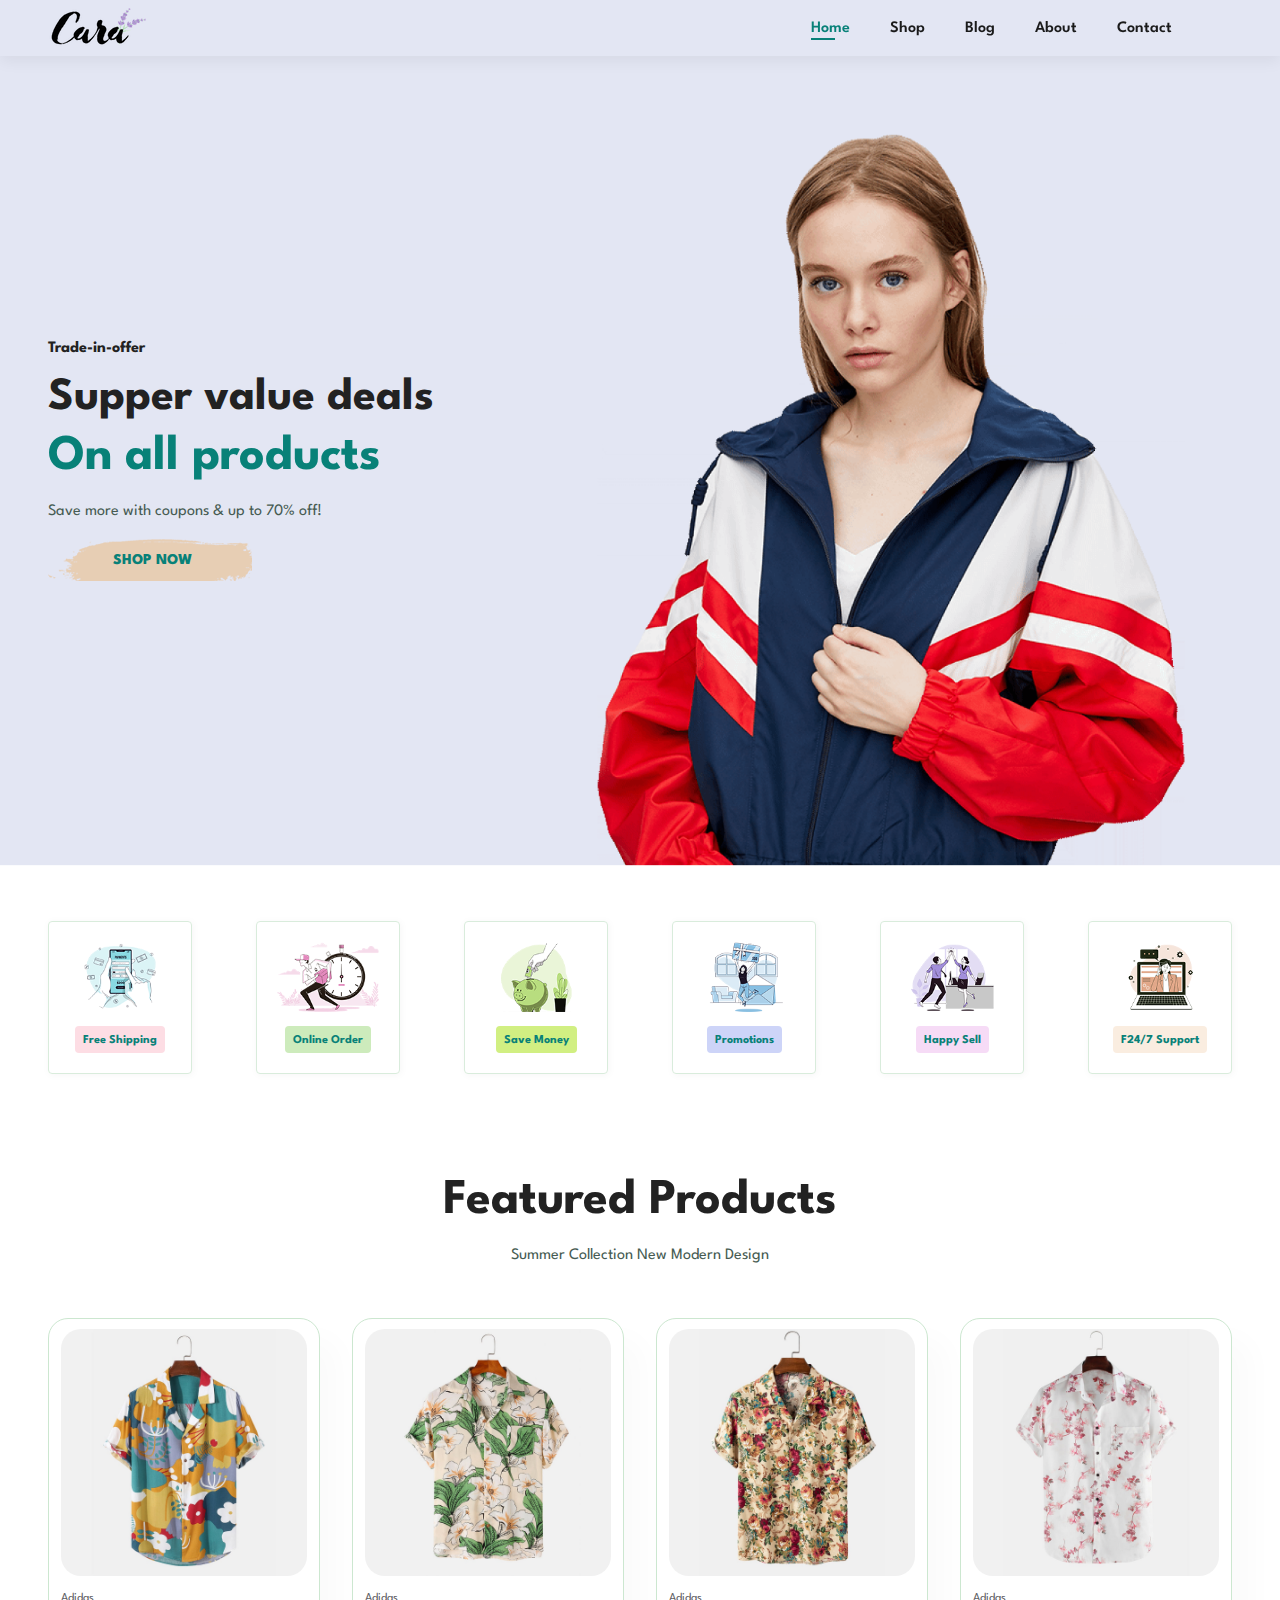
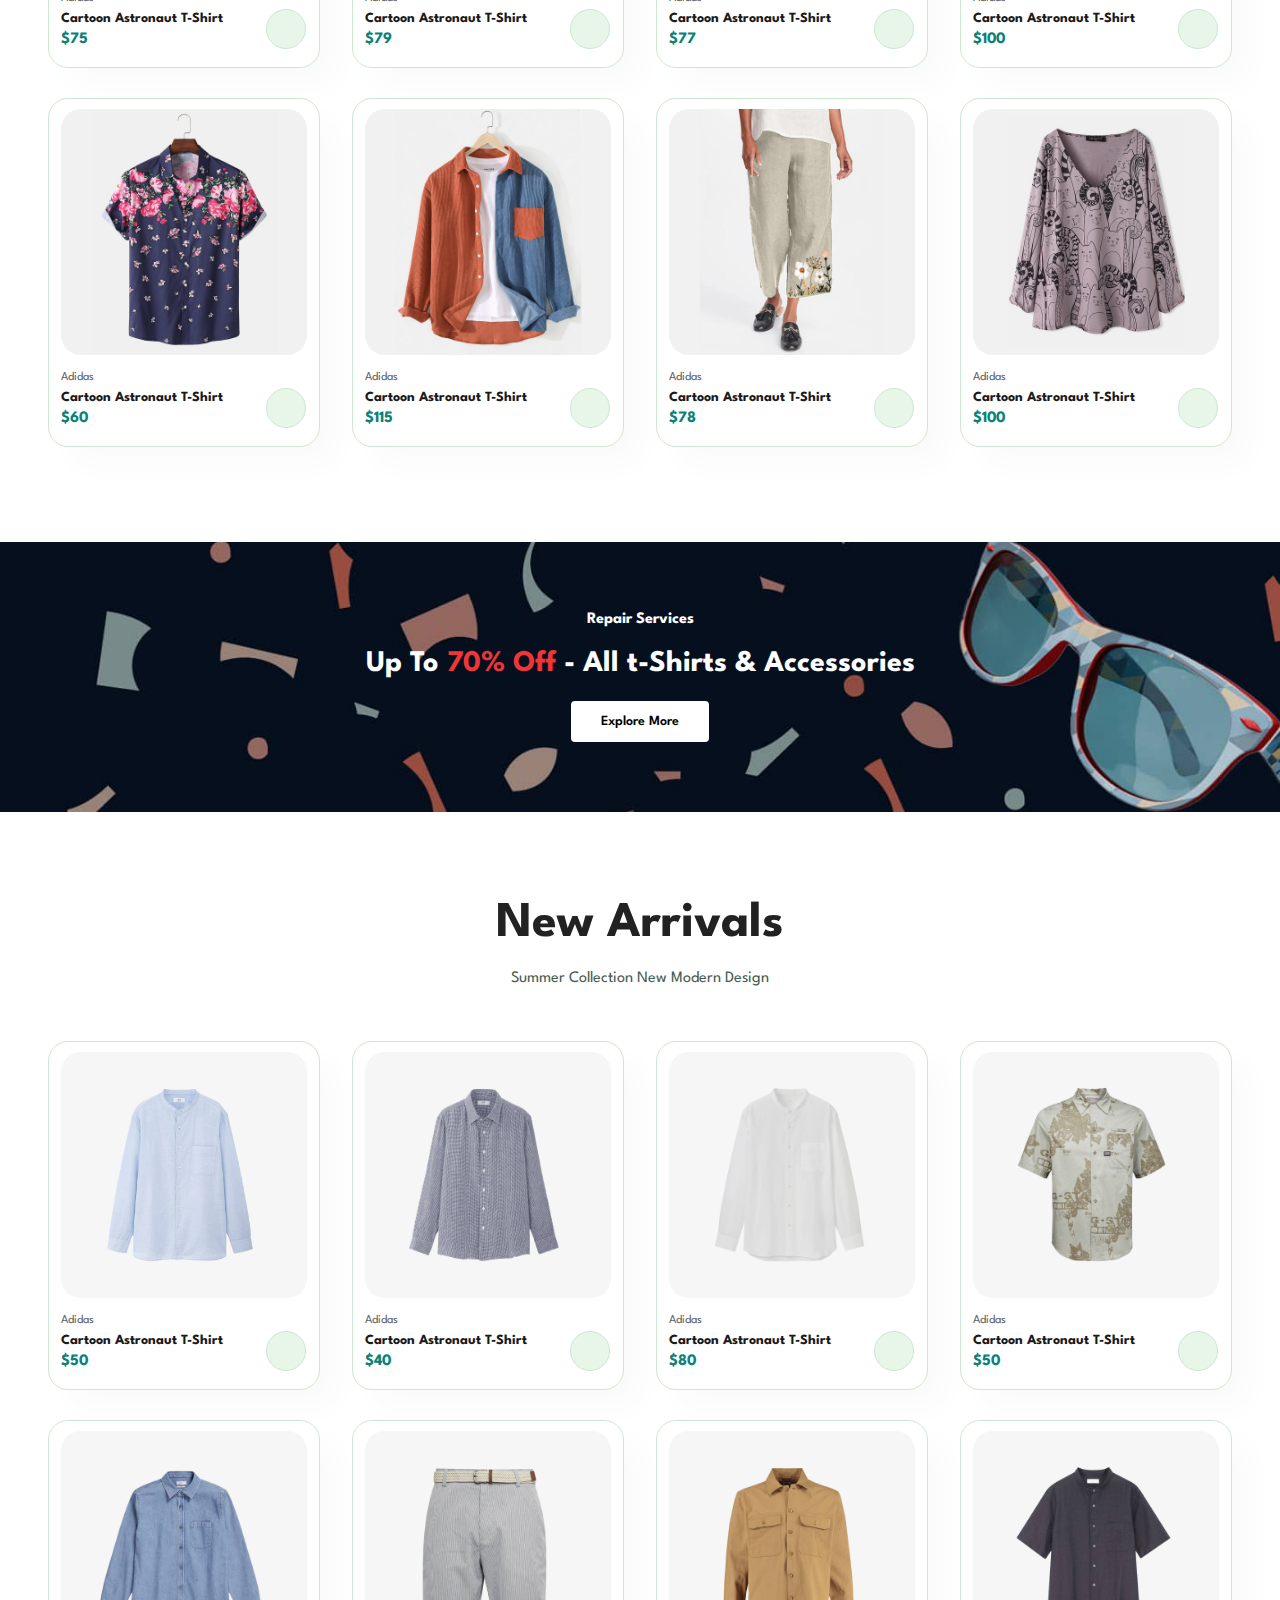
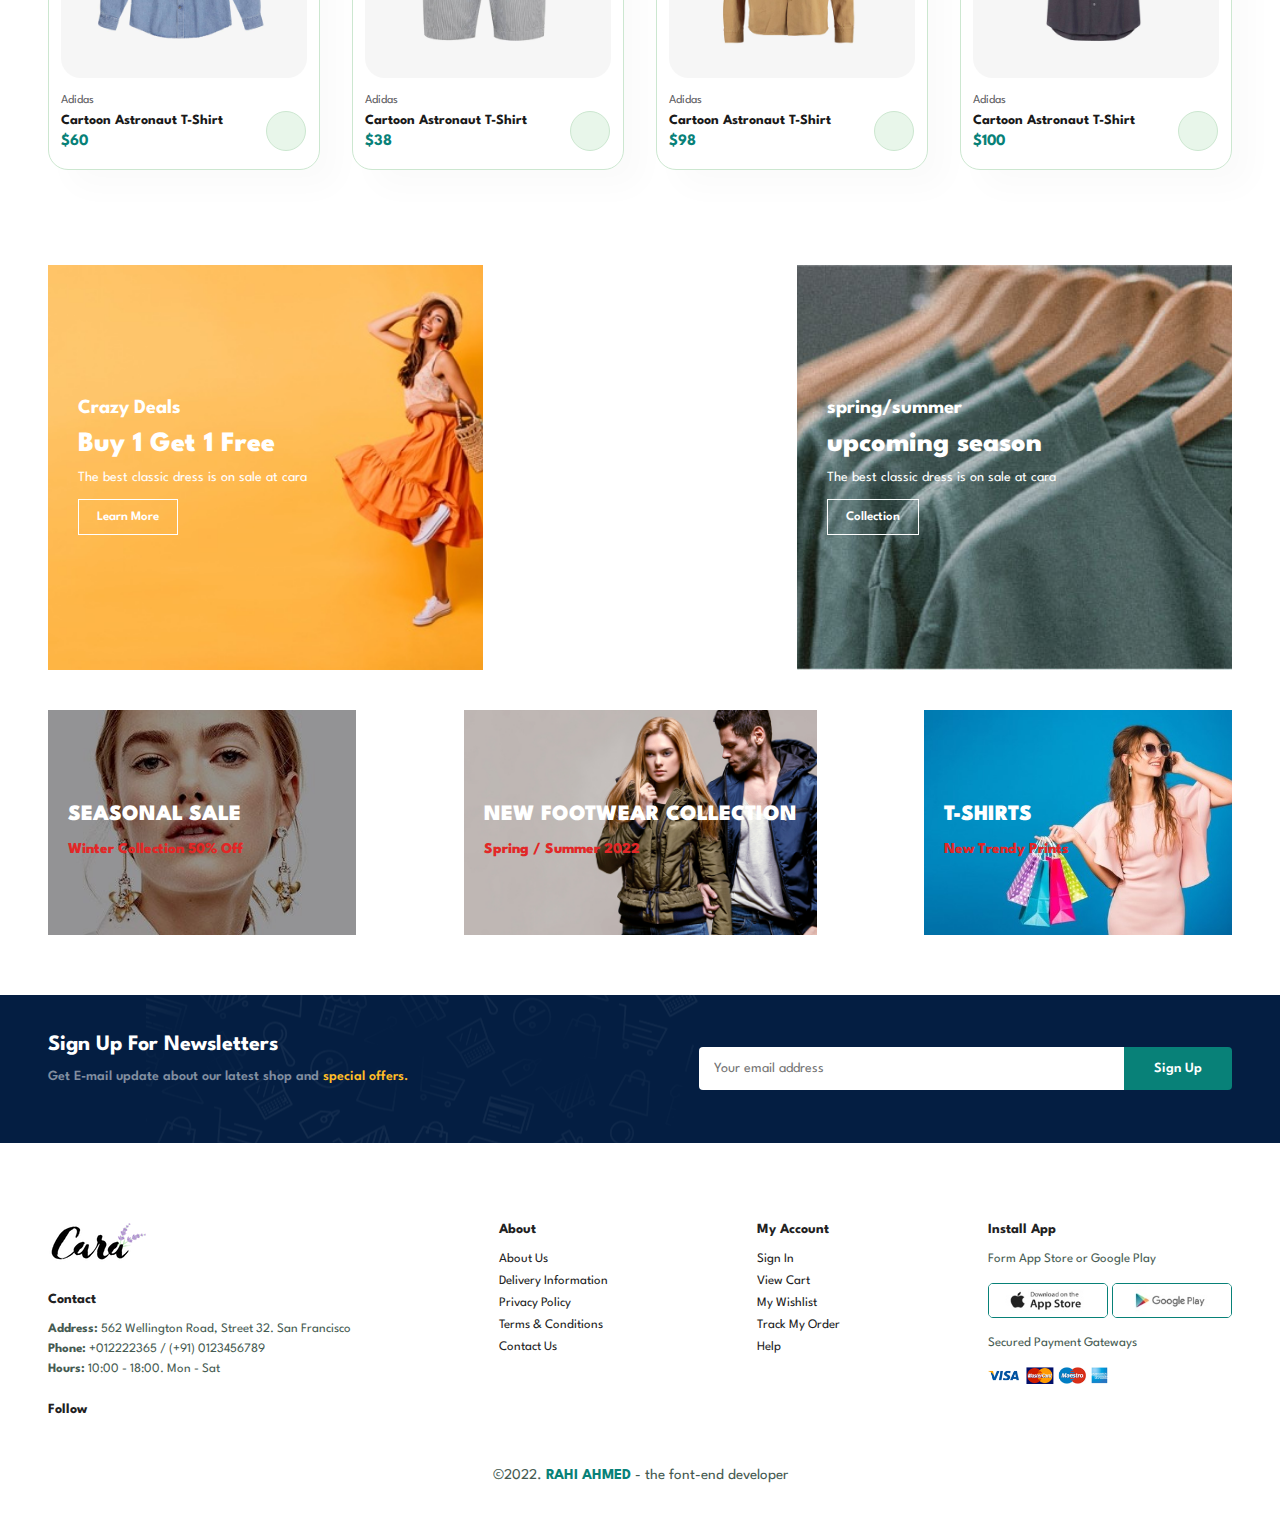
<file: index.html>
<!DOCTYPE html>
<html lang="en">
  <head>
    <meta charset="UTF-8" />
    <meta http-equiv="X-UA-Compatible" content="IE=edge" />
    <meta name="viewport" content="width=device-width, initial-scale=1.0" />
    <title>E-commerce website</title>

    <!-- Font awesome cdn link -->
    <link
      rel="stylesheet"
      href="https://cdnjs.cloudflare.com/ajax/libs/font-awesome/6.2.1/css/all.min.css"
      integrity="sha512-MV7K8+y+gLIBoVD59lQIYicR65iaqukzvf/nwasF0nqhPay5w/9lJmVM2hMDcnK1OnMGCdVK+iQrJ7lzPJQd1w=="
      crossorigin="anonymous"
      referrerpolicy="no-referrer" />

    <!-- home page style sheet link -->
    <link rel="stylesheet" href="./style.css" />

    <!-- responsive css file link -->
    <link rel="stylesheet" href="./responsive.css" />
  </head>
  <body>
    <!-- Navigation start -->
    <nav id="navigation">
      <img src="./images/logo.png" alt="logo" />
      <div>
        <ul id="nav" class="links">
          <li><a class="active" href="index.html">Home</a></li>
          <li><a href="shop.html">Shop</a></li>
          <li><a href="blog.html">Blog</a></li>
          <li><a href="about.html">About</a></li>
          <li><a href="contact.html">Contact</a></li>
          <li>
            <a href="cart.html" id="cart"
              ><i class="fa-solid fa-cart-shopping"></i
            ></a>
          </li>
          <a href="#" id="close"><i class="fa-regular fa-x"></i></a>
        </ul>
      </div>
      <div class="mobile">
        <a href="cart.html"><i class="fa-solid fa-cart-shopping"></i></a>
        <i id="bar" class="fas fa-outdent"></i>
      </div>
    </nav>
    <!-- Navigation end -->

    <!-- Hero section on header start-->
    <section id="hero">
      <h4>Trade-in-offer</h4>
      <h2>Supper value deals</h2>
      <h1>On all products</h1>
      <p>Save more with coupons & up to 70% off!</p>
      <button>SHOP NOW</button>
    </section>
    <!-- Hero section on header end-->

    <!-- Futures section start -->
    <section id="future" class="section-p1">
      <div class="fu-box">
        <img src="./images/features/f1.png" alt="futures" />
        <h6>Free Shipping</h6>
      </div>

      <div class="fu-box">
        <img src="./images/features/f2.png" alt="futures" />
        <h6>Online Order</h6>
      </div>

      <div class="fu-box">
        <img src="./images/features/f3.png" alt="futures" />
        <h6>Save Money</h6>
      </div>

      <div class="fu-box">
        <img src="./images/features/f4.png" alt="futures" />
        <h6>Promotions</h6>
      </div>

      <div class="fu-box">
        <img src="./images/features/f5.png" alt="futures" />
        <h6>Happy Sell</h6>
      </div>

      <div class="fu-box">
        <img src="./images/features/f6.png" alt="futures" />
        <h6>F24/7 Support</h6>
      </div>
    </section>
    <!-- Futures section end -->

    <!-- Featured product section start -->
    <section id="product1" class="section-p1">
      <h1>Featured Products</h1>
      <p>Summer Collection New Modern Design</p>
      <div class="pro-container">
        <div class="pro">
          <img src="./images/products/f1.jpg" alt="product" />
          <div class="des">
            <span>Adidas</span>
            <h5>Cartoon Astronaut T-Shirt</h5>
            <div class="star">
              <i class="fas fa-star"></i>
              <i class="fas fa-star"></i>
              <i class="fas fa-star"></i>
              <i class="fas fa-star"></i>
              <i class="fas fa-star"></i>
            </div>
            <h4>$75</h4>
          </div>
          <a href="#" id="cart-icon"
            ><i class="fa-solid fa-cart-shopping"></i
          ></a>
        </div>

        <div class="pro">
          <img src="./images/products/f2.jpg" alt="product" />
          <div class="des">
            <span>Adidas</span>
            <h5>Cartoon Astronaut T-Shirt</h5>
            <div class="star">
              <i class="fas fa-star"></i>
              <i class="fas fa-star"></i>
              <i class="fas fa-star"></i>
              <i class="fas fa-star"></i>
              <i class="fas fa-star"></i>
            </div>
            <h4>$79</h4>
          </div>
          <a href="#" id="cart-icon"
            ><i class="fa-solid fa-cart-shopping"></i
          ></a>
        </div>

        <div class="pro">
          <img src="./images/products/f3.jpg" alt="product" />
          <div class="des">
            <span>Adidas</span>
            <h5>Cartoon Astronaut T-Shirt</h5>
            <div class="star">
              <i class="fas fa-star"></i>
              <i class="fas fa-star"></i>
              <i class="fas fa-star"></i>
              <i class="fas fa-star"></i>
              <i class="fas fa-star"></i>
            </div>
            <h4>$77</h4>
          </div>
          <a href="#" id="cart-icon"
            ><i class="fa-solid fa-cart-shopping"></i
          ></a>
        </div>

        <div class="pro">
          <img src="./images/products/f4.jpg" alt="product" />
          <div class="des">
            <span>Adidas</span>
            <h5>Cartoon Astronaut T-Shirt</h5>
            <div class="star">
              <i class="fas fa-star"></i>
              <i class="fas fa-star"></i>
              <i class="fas fa-star"></i>
              <i class="fas fa-star"></i>
              <i class="fas fa-star"></i>
            </div>
            <h4>$100</h4>
          </div>
          <a href="#" id="cart-icon"
            ><i class="fa-solid fa-cart-shopping"></i
          ></a>
        </div>

        <div class="pro">
          <img src="./images/products/f5.jpg" alt="product" />
          <div class="des">
            <span>Adidas</span>
            <h5>Cartoon Astronaut T-Shirt</h5>
            <div class="star">
              <i class="fas fa-star"></i>
              <i class="fas fa-star"></i>
              <i class="fas fa-star"></i>
              <i class="fas fa-star"></i>
              <i class="fas fa-star"></i>
            </div>
            <h4>$60</h4>
          </div>
          <a href="#" id="cart-icon"
            ><i class="fa-solid fa-cart-shopping"></i
          ></a>
        </div>

        <div class="pro">
          <img src="./images/products/f6.jpg" alt="product" />
          <div class="des">
            <span>Adidas</span>
            <h5>Cartoon Astronaut T-Shirt</h5>
            <div class="star">
              <i class="fas fa-star"></i>
              <i class="fas fa-star"></i>
              <i class="fas fa-star"></i>
              <i class="fas fa-star"></i>
              <i class="fas fa-star"></i>
            </div>
            <h4>$115</h4>
          </div>
          <a href="#" id="cart-icon"
            ><i class="fa-solid fa-cart-shopping"></i
          ></a>
        </div>

        <div class="pro">
          <img src="./images/products/f7.jpg" alt="product" />
          <div class="des">
            <span>Adidas</span>
            <h5>Cartoon Astronaut T-Shirt</h5>
            <div class="star">
              <i class="fas fa-star"></i>
              <i class="fas fa-star"></i>
              <i class="fas fa-star"></i>
              <i class="fas fa-star"></i>
              <i class="fas fa-star"></i>
            </div>
            <h4>$78</h4>
          </div>
          <a href="#" id="cart-icon"
            ><i class="fa-solid fa-cart-shopping"></i
          ></a>
        </div>

        <div class="pro">
          <img src="./images/products/f8.jpg" alt="product" />
          <div class="des">
            <span>Adidas</span>
            <h5>Cartoon Astronaut T-Shirt</h5>
            <div class="star">
              <i class="fas fa-star"></i>
              <i class="fas fa-star"></i>
              <i class="fas fa-star"></i>
              <i class="fas fa-star"></i>
              <i class="fas fa-star"></i>
            </div>
            <h4>$100</h4>
          </div>
          <a href="#" id="cart-icon"
            ><i class="fa-solid fa-cart-shopping"></i
          ></a>
        </div>
      </div>
    </section>
    <!-- Featured product section end -->

    <!-- Banner section start -->
    <section id="banner" class="section-m1">
      <h4>Repair Services</h4>
      <h2>Up To <span>70% Off</span> - All t-Shirts & Accessories</h2>
      <button class="normal">Explore More</button>
    </section>
    <!-- Banner section end -->

    <!-- New arrival section start -->
    <section id="product1" class="section-p1">
      <h1>New Arrivals</h1>
      <p>Summer Collection New Modern Design</p>
      <div class="pro-container">
        <div class="pro">
          <img src="./images/products/n1.jpg" alt="product" />
          <div class="des">
            <span>Adidas</span>
            <h5>Cartoon Astronaut T-Shirt</h5>
            <div class="star">
              <i class="fas fa-star"></i>
              <i class="fas fa-star"></i>
              <i class="fas fa-star"></i>
              <i class="fas fa-star"></i>
              <i class="fas fa-star"></i>
            </div>
            <h4>$50</h4>
          </div>
          <a href="#" id="cart-icon"
            ><i class="fa-solid fa-cart-shopping"></i
          ></a>
        </div>

        <div class="pro">
          <img src="./images/products/n2.jpg" alt="product" />
          <div class="des">
            <span>Adidas</span>
            <h5>Cartoon Astronaut T-Shirt</h5>
            <div class="star">
              <i class="fas fa-star"></i>
              <i class="fas fa-star"></i>
              <i class="fas fa-star"></i>
              <i class="fas fa-star"></i>
              <i class="fas fa-star"></i>
            </div>
            <h4>$40</h4>
          </div>
          <a href="#" id="cart-icon"
            ><i class="fa-solid fa-cart-shopping"></i
          ></a>
        </div>

        <div class="pro">
          <img src="./images/products/n3.jpg" alt="product" />
          <div class="des">
            <span>Adidas</span>
            <h5>Cartoon Astronaut T-Shirt</h5>
            <div class="star">
              <i class="fas fa-star"></i>
              <i class="fas fa-star"></i>
              <i class="fas fa-star"></i>
              <i class="fas fa-star"></i>
              <i class="fas fa-star"></i>
            </div>
            <h4>$80</h4>
          </div>
          <a href="#" id="cart-icon"
            ><i class="fa-solid fa-cart-shopping"></i
          ></a>
        </div>

        <div class="pro">
          <img src="./images/products/n4.jpg" alt="product" />
          <div class="des">
            <span>Adidas</span>
            <h5>Cartoon Astronaut T-Shirt</h5>
            <div class="star">
              <i class="fas fa-star"></i>
              <i class="fas fa-star"></i>
              <i class="fas fa-star"></i>
              <i class="fas fa-star"></i>
              <i class="fas fa-star"></i>
            </div>
            <h4>$50</h4>
          </div>
          <a href="#" id="cart-icon"
            ><i class="fa-solid fa-cart-shopping"></i
          ></a>
        </div>

        <div class="pro">
          <img src="./images/products/n5.jpg" alt="product" />
          <div class="des">
            <span>Adidas</span>
            <h5>Cartoon Astronaut T-Shirt</h5>
            <div class="star">
              <i class="fas fa-star"></i>
              <i class="fas fa-star"></i>
              <i class="fas fa-star"></i>
              <i class="fas fa-star"></i>
              <i class="fas fa-star"></i>
            </div>
            <h4>$60</h4>
          </div>
          <a href="#" id="cart-icon"
            ><i class="fa-solid fa-cart-shopping"></i
          ></a>
        </div>

        <div class="pro">
          <img src="./images/products/n6.jpg" alt="product" />
          <div class="des">
            <span>Adidas</span>
            <h5>Cartoon Astronaut T-Shirt</h5>
            <div class="star">
              <i class="fas fa-star"></i>
              <i class="fas fa-star"></i>
              <i class="fas fa-star"></i>
              <i class="fas fa-star"></i>
              <i class="fas fa-star"></i>
            </div>
            <h4>$38</h4>
          </div>
          <a href="#" id="cart-icon"
            ><i class="fa-solid fa-cart-shopping"></i
          ></a>
        </div>

        <div class="pro">
          <img src="./images/products/n7.jpg" alt="product" />
          <div class="des">
            <span>Adidas</span>
            <h5>Cartoon Astronaut T-Shirt</h5>
            <div class="star">
              <i class="fas fa-star"></i>
              <i class="fas fa-star"></i>
              <i class="fas fa-star"></i>
              <i class="fas fa-star"></i>
              <i class="fas fa-star"></i>
            </div>
            <h4>$98</h4>
          </div>
          <a href="#" id="cart-icon"
            ><i class="fa-solid fa-cart-shopping"></i
          ></a>
        </div>

        <div class="pro">
          <img src="./images/products/n8.jpg" alt="product" />
          <div class="des">
            <span>Adidas</span>
            <h5>Cartoon Astronaut T-Shirt</h5>
            <div class="star">
              <i class="fas fa-star"></i>
              <i class="fas fa-star"></i>
              <i class="fas fa-star"></i>
              <i class="fas fa-star"></i>
              <i class="fas fa-star"></i>
            </div>
            <h4>$100</h4>
          </div>
          <a href="#" id="cart-icon"
            ><i class="fa-solid fa-cart-shopping"></i
          ></a>
        </div>
      </div>
    </section>
    <!-- New arrival section end -->

    <!-- sm banner section start -->
    <section id="sm-banner" class="section-p1">
      <div class="banner-box">
        <h4>Crazy Deals</h4>
        <h2>Buy 1 Get 1 Free</h2>
        <span>The best classic dress is on sale at cara</span>
        <button class="white">Learn More</button>
      </div>

      <div class="banner-box banner-box2">
        <h4>spring/summer</h4>
        <h2>upcoming season</h2>
        <span>The best classic dress is on sale at cara</span>
        <button class="white">Collection</button>
      </div>
    </section>

    <!-- other banners -->
    <section id="banner3">
      <div class="banner-box">
        <h2>SEASONAL SALE</h2>
        <h3>Winter Collection 50% Off</h3>
      </div>

      <div class="banner-box banner-box2">
        <h2>NEW FOOTWEAR COLLECTION</h2>
        <h3>Spring / Summer 2022</h3>
      </div>

      <div class="banner-box banner-box3">
        <h2>T-SHIRTS</h2>
        <h3>New Trendy Prints</h3>
      </div>
    </section>

    <!-- sm banner section end -->

    <!-- News letter section start -->
    <section id="newsletter" class="section-p1 section-m1">
      <div class="newstext">
        <h4>Sign Up For Newsletters</h4>
        <p>
          Get E-mail update about our latest shop and
          <span>special offers.</span>
        </p>
      </div>

      <div class="form">
        <input type="text" placeholder="Your email address" />
        <button class="normal">Sign Up</button>
      </div>
    </section>
    <!-- News letter section end -->

    <!-- Footer section start -->
    <footer class="section-p1">
      <div class="col">
        <img class="logo" src="./images/logo.png" alt="logo" />
        <h4>Contact</h4>
        <p>
          <strong>Address: </strong>562 Wellington Road, Street 32. San
          Francisco
        </p>
        <p><strong>Phone: </strong>+012222365 / (+91) 0123456789</p>
        <p><strong>Hours: </strong>10:00 - 18:00. Mon - Sat</p>

        <div class="follow">
          <h4>Follow</h4>
          <div class="icon">
            <i class="fab fa-facebook-f"></i>
            <i class="fab fa-twitter"></i>
            <i class="fab fa-instagram"></i>
            <i class="fab fa-pinterest-p"></i>
            <i class="fab fa-youtube"></i>
          </div>
        </div>
      </div>

      <div class="col">
        <h4>About</h4>
        <a href="#">About Us</a>
        <a href="#">Delivery Information</a>
        <a href="#">Privacy Policy</a>
        <a href="#">Terms & Conditions</a>
        <a href="#">Contact Us</a>
      </div>

      <div class="col">
        <h4>My Account</h4>
        <a href="#">Sign In</a>
        <a href="#">View Cart</a>
        <a href="#">My Wishlist</a>
        <a href="#">Track My Order</a>
        <a href="#">Help</a>
      </div>

      <div class="col install">
        <h4>Install App</h4>
        <p>Form App Store or Google Play</p>
        <div class="row">
          <img src="./images/pay/app.jpg" alt="logo" />
          <img src="./images/pay/play.jpg" alt="logo" />
        </div>
        <p>Secured Payment Gateways</p>
        <img src="./images/pay/pay.png" alt="logo" />
      </div>

      <div class="copyright">
        <p>&copy;2022. <strong>RAHI AHMED</strong> - the font-end developer</p>
      </div>
    </footer>
    <!-- Footer section end -->

    <script src="./app.js"></script>
  </body>
</html>
</file>
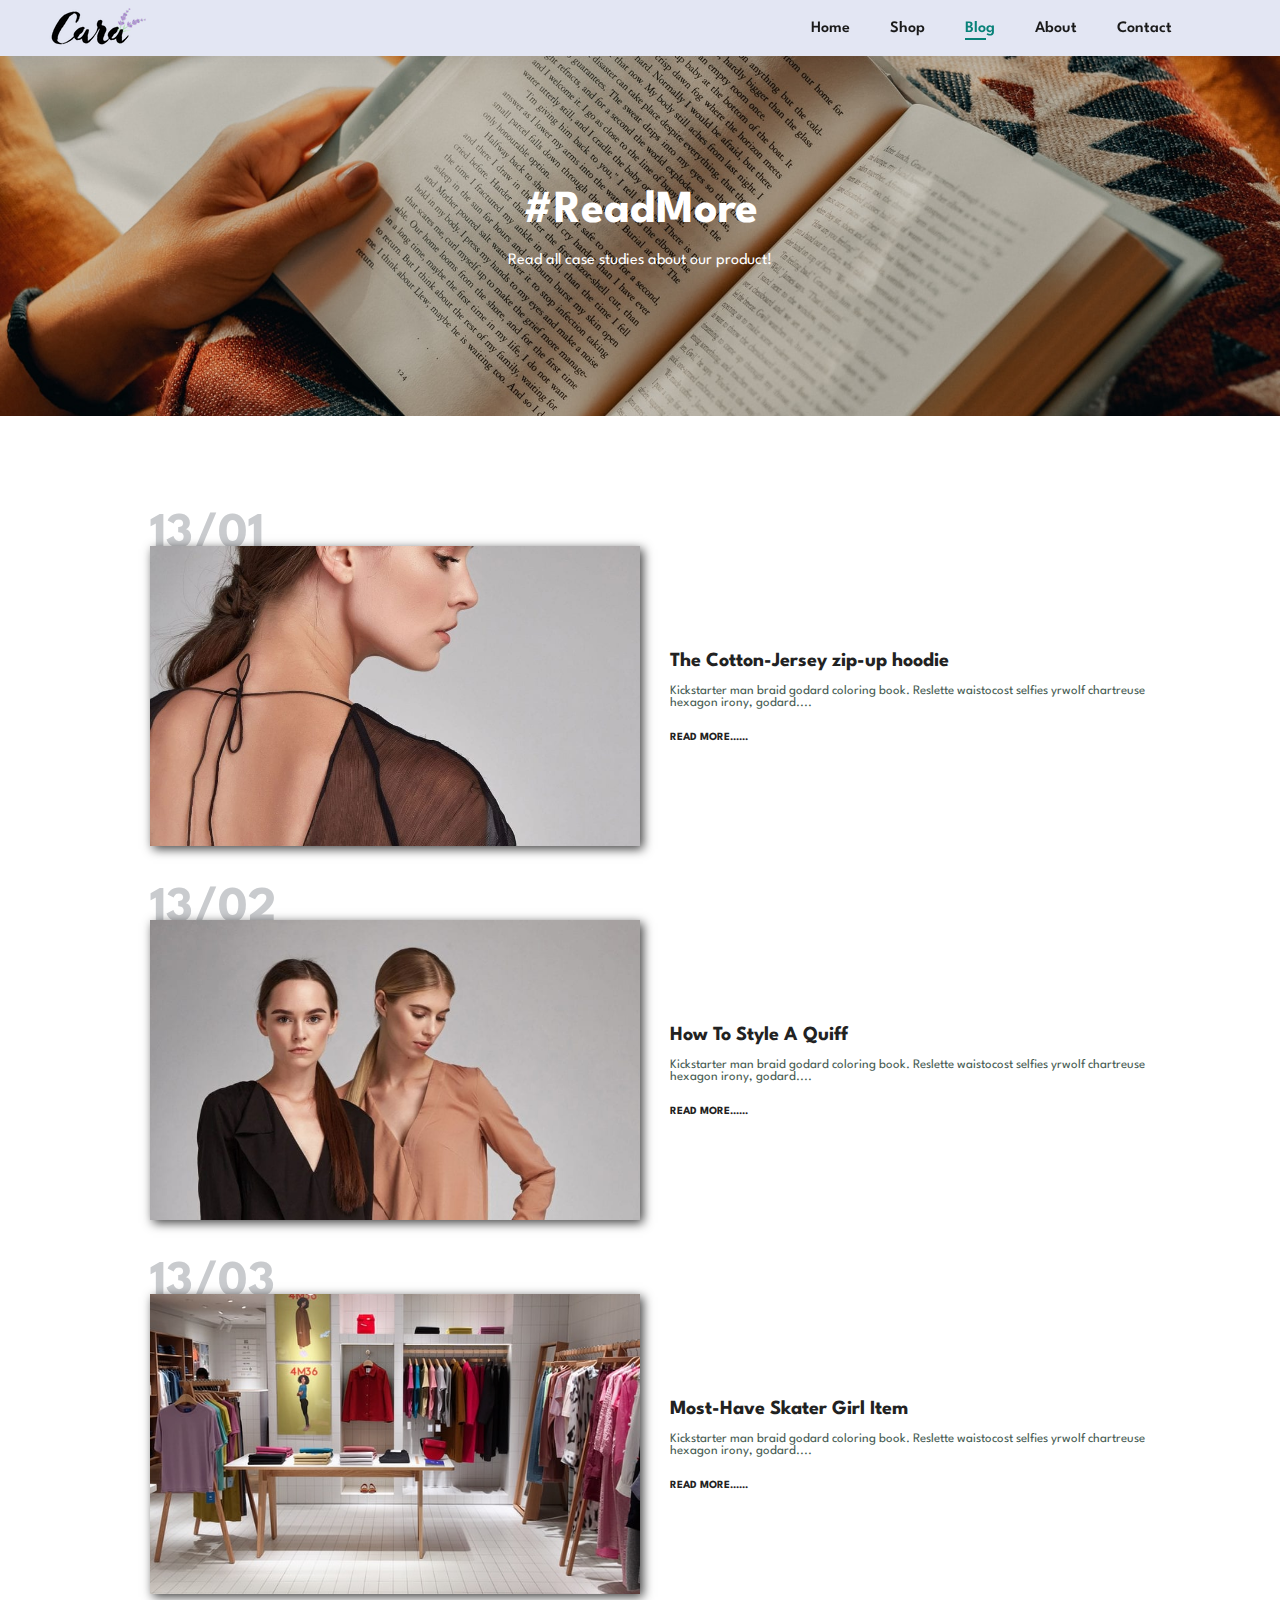
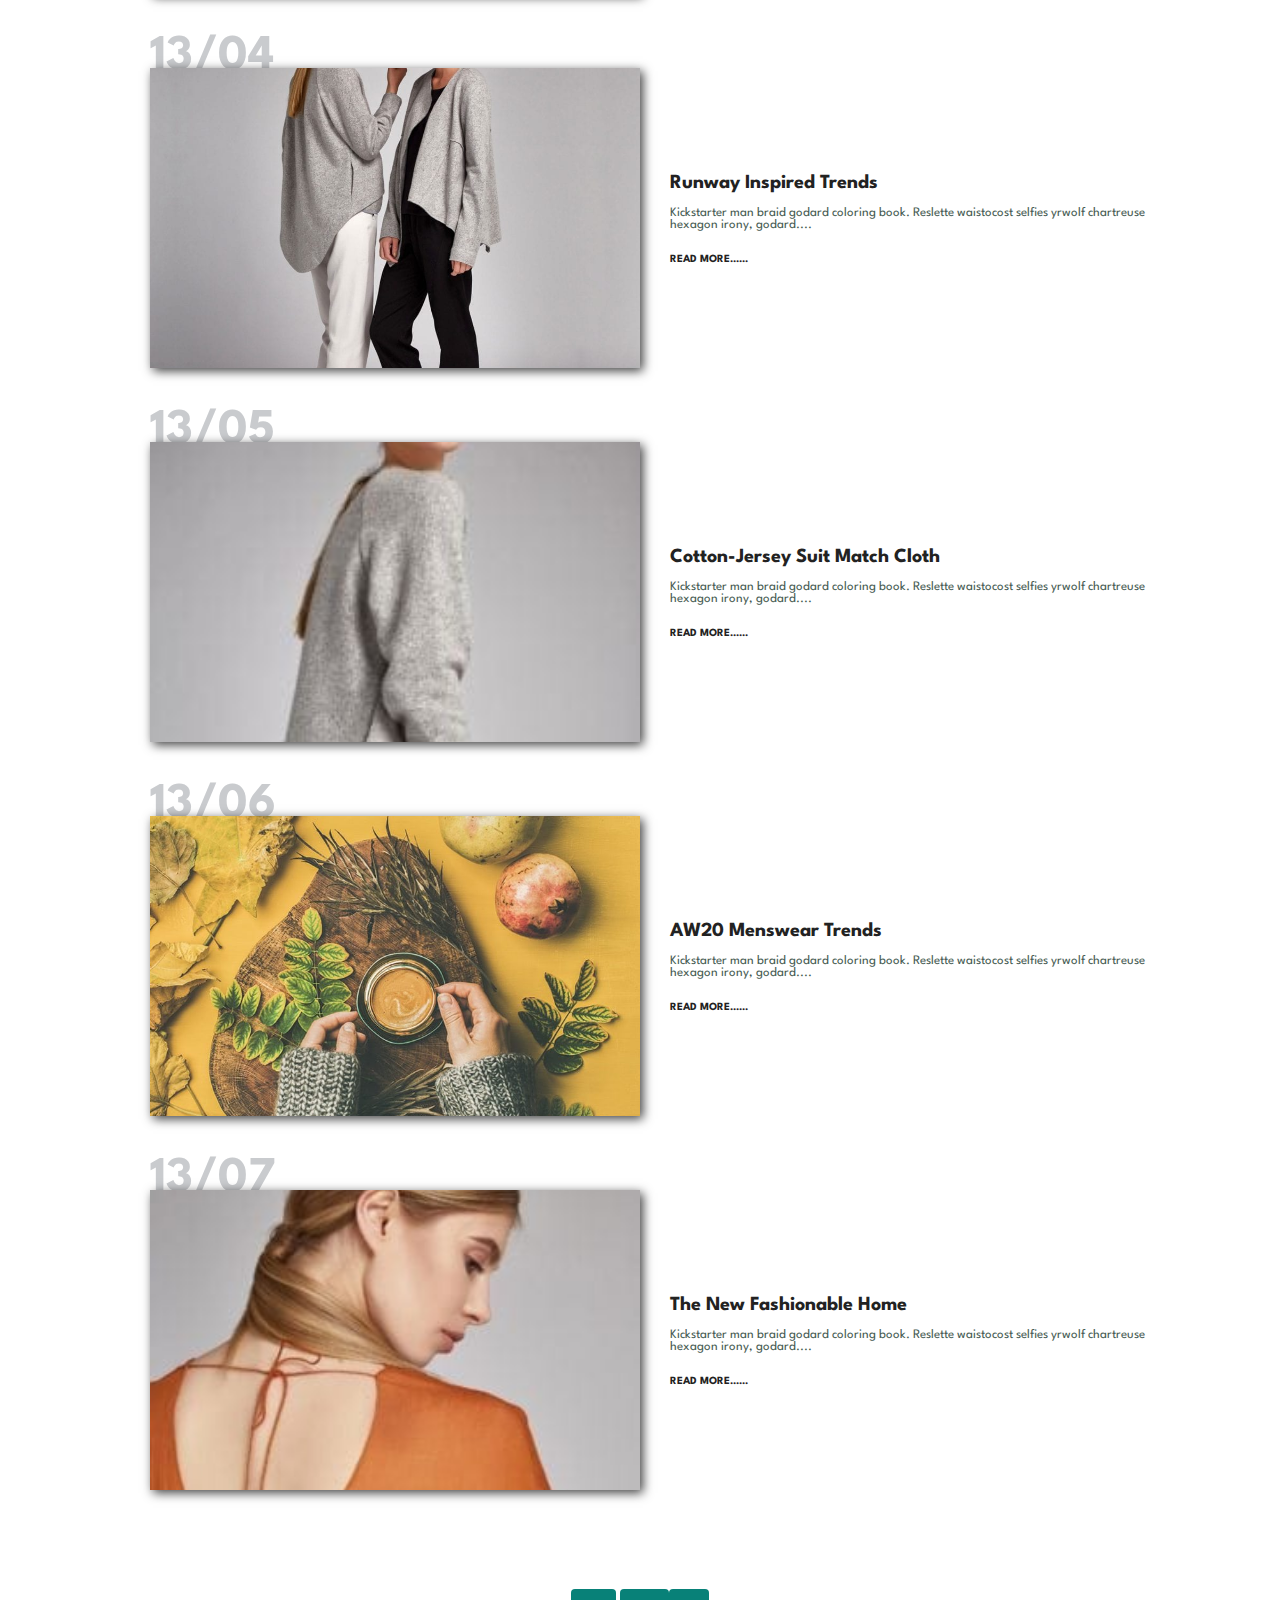
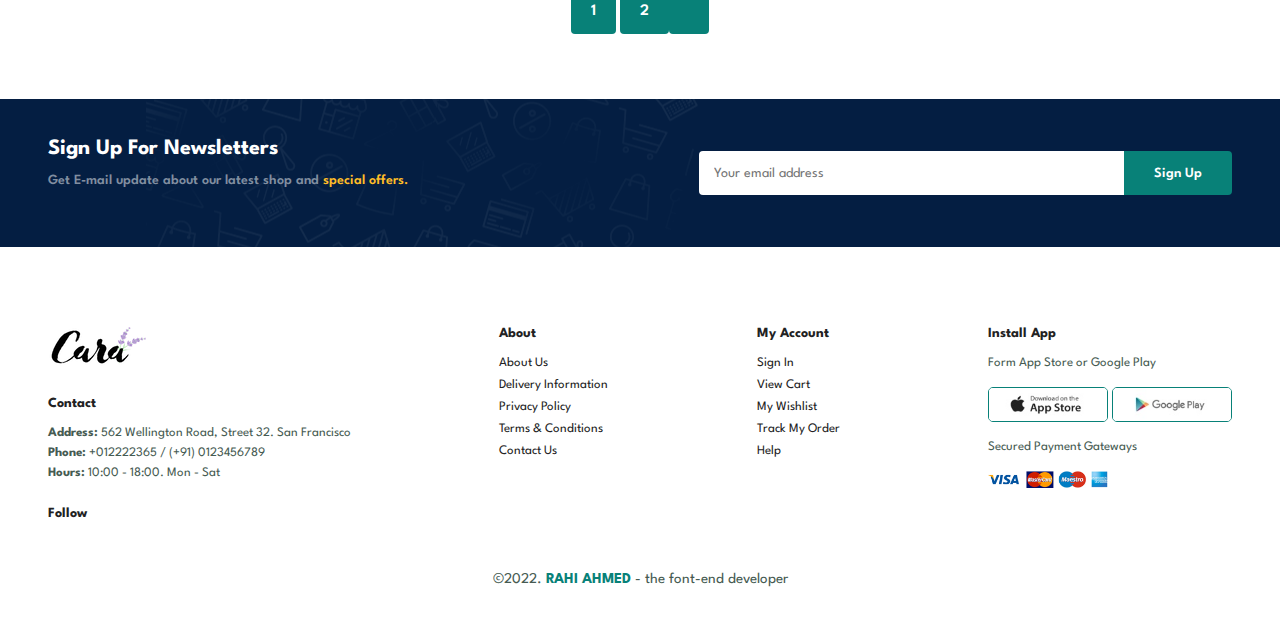
<file: blog.html>
<!DOCTYPE html>
<html lang="en">
  <head>
    <meta charset="UTF-8" />
    <meta http-equiv="X-UA-Compatible" content="IE=edge" />
    <meta name="viewport" content="width=device-width, initial-scale=1.0" />
    <title>BlOG PAGE- Read all case studies about our product</title>

    <!-- font awesome cdn link -->
    <link
      rel="stylesheet"
      href="https://cdnjs.cloudflare.com/ajax/libs/font-awesome/6.2.1/css/all.min.css"
      integrity="sha512-MV7K8+y+gLIBoVD59lQIYicR65iaqukzvf/nwasF0nqhPay5w/9lJmVM2hMDcnK1OnMGCdVK+iQrJ7lzPJQd1w=="
      crossorigin="anonymous"
      referrerpolicy="no-referrer" />

    <!-- style sheet link -->
    <link rel="stylesheet" href="./style.css" />
    <link rel="stylesheet" href="./shop.css" />
    <link rel="stylesheet" href="./blog.css" />

    <!-- responsive file link -->
    <link rel="stylesheet" href="./responsive.css" />
  </head>
  <body>
    <!-- Navigation start -->
    <nav id="navigation">
      <img src="./images/logo.png" alt="logo" />
      <div>
        <ul id="nav" class="links">
          <li><a href="index.html">Home</a></li>
          <li><a href="shop.html">Shop</a></li>
          <li><a class="active" href="blog.html">Blog</a></li>
          <li><a href="about.html">About</a></li>
          <li><a href="contact.html">Contact</a></li>
          <li>
            <a href="cart.html" id="cart"
              ><i class="fa-solid fa-cart-shopping"></i
            ></a>
          </li>
          <a href="#" id="close"><i class="far fa-times"></i></a>
        </ul>
      </div>
      <div class="mobile">
        <a href="cart.html"><i class="fa-solid fa-cart-shopping"></i></a>
        <i id="bar" class="fas fa-outdent"></i>
      </div>
    </nav>
    <!-- Navigation end -->

    <!-- Hero section on header start-->
    <section id="shop-header" class="blog-header">
      <h2>#ReadMore</h2>
      <p>Read all case studies about our product!</p>
    </section>
    <!-- Hero section on header end-->

    <!-- blog section start -->

    <section id="blog">
      <div class="blog-box">
        <div class="blog-img">
          <img src="./images/blog/b1.jpg" alt="blogImg" />
        </div>

        <div class="blog-details">
          <h4>The Cotton-Jersey zip-up hoodie</h4>
          <p>
            Kickstarter man braid godard coloring book. Reslette waistocost
            selfies yrwolf chartreuse hexagon irony, godard....
          </p>
          <a href="#">READ MORE......</a>
        </div>
        <h1>13/01</h1>
      </div>

      <div class="blog-box">
        <div class="blog-img">
          <img src="./images/blog/b2.jpg" alt="blogImg" />
        </div>

        <div class="blog-details">
          <h4>How To Style A Quiff</h4>
          <p>
            Kickstarter man braid godard coloring book. Reslette waistocost
            selfies yrwolf chartreuse hexagon irony, godard....
          </p>
          <a href="#">READ MORE......</a>
        </div>
        <h1>13/02</h1>
      </div>

      <div class="blog-box">
        <div class="blog-img">
          <img src="./images/blog/b3.jpg" alt="blogImg" />
        </div>

        <div class="blog-details">
          <h4>Most-Have Skater Girl Item</h4>
          <p>
            Kickstarter man braid godard coloring book. Reslette waistocost
            selfies yrwolf chartreuse hexagon irony, godard....
          </p>
          <a href="#">READ MORE......</a>
        </div>
        <h1>13/03</h1>
      </div>

      <div class="blog-box">
        <div class="blog-img">
          <img src="./images/blog/b4.jpg" alt="blogImg" />
        </div>

        <div class="blog-details">
          <h4>Runway Inspired Trends</h4>
          <p>
            Kickstarter man braid godard coloring book. Reslette waistocost
            selfies yrwolf chartreuse hexagon irony, godard....
          </p>
          <a href="#">READ MORE......</a>
        </div>
        <h1>13/04</h1>
      </div>

      <div class="blog-box">
        <div class="blog-img">
          <img src="./images/blog/b5.jpg" alt="blogImg" />
        </div>

        <div class="blog-details">
          <h4>Cotton-Jersey Suit Match Cloth</h4>
          <p>
            Kickstarter man braid godard coloring book. Reslette waistocost
            selfies yrwolf chartreuse hexagon irony, godard....
          </p>
          <a href="#">READ MORE......</a>
        </div>
        <h1>13/05</h1>
      </div>

      <div class="blog-box">
        <div class="blog-img">
          <img src="./images/blog/b6.jpg" alt="blogImg" />
        </div>

        <div class="blog-details">
          <h4>AW20 Menswear Trends</h4>
          <p>
            Kickstarter man braid godard coloring book. Reslette waistocost
            selfies yrwolf chartreuse hexagon irony, godard....
          </p>
          <a href="#">READ MORE......</a>
        </div>
        <h1>13/06</h1>
      </div>

      <div class="blog-box">
        <div class="blog-img">
          <img src="./images/blog/b7.jpg" alt="blogImg" />
        </div>

        <div class="blog-details">
          <h4>The New Fashionable Home</h4>
          <p>
            Kickstarter man braid godard coloring book. Reslette waistocost
            selfies yrwolf chartreuse hexagon irony, godard....
          </p>
          <a href="#">READ MORE......</a>
        </div>
        <h1>13/07</h1>
      </div>
    </section>

    <!-- blog section end -->

    <!-- pagination section start -->

    <section id="pagination" class="section-p1">
      <a href="#" id="first">1</a>
      <a href="#" id="second">2</a>
      <a href="#" id="right-arrow"
        ><i class="fal fa-long-arrow-alt-right"></i
      ></a>
    </section>

    <!-- pagination section end -->

    <!-- News letter section start -->
    <section id="newsletter" class="section-p1 section-m1">
      <div class="newstext">
        <h4>Sign Up For Newsletters</h4>
        <p>
          Get E-mail update about our latest shop and
          <span>special offers.</span>
        </p>
      </div>

      <div class="form">
        <input type="text" placeholder="Your email address" />
        <button class="normal">Sign Up</button>
      </div>
    </section>
    <!-- News letter section end -->

    <!-- Footer section start -->
    <footer class="section-p1">
      <div class="col">
        <img class="logo" src="./images/logo.png" alt="logo" />
        <h4>Contact</h4>
        <p>
          <strong>Address: </strong>562 Wellington Road, Street 32. San
          Francisco
        </p>
        <p><strong>Phone: </strong>+012222365 / (+91) 0123456789</p>
        <p><strong>Hours: </strong>10:00 - 18:00. Mon - Sat</p>

        <div class="follow">
          <h4>Follow</h4>
          <div class="icon">
            <i class="fab fa-facebook-f"></i>
            <i class="fab fa-twitter"></i>
            <i class="fab fa-instagram"></i>
            <i class="fab fa-pinterest-p"></i>
            <i class="fab fa-youtube"></i>
          </div>
        </div>
      </div>

      <div class="col">
        <h4>About</h4>
        <a href="#">About Us</a>
        <a href="#">Delivery Information</a>
        <a href="#">Privacy Policy</a>
        <a href="#">Terms & Conditions</a>
        <a href="#">Contact Us</a>
      </div>

      <div class="col">
        <h4>My Account</h4>
        <a href="#">Sign In</a>
        <a href="#">View Cart</a>
        <a href="#">My Wishlist</a>
        <a href="#">Track My Order</a>
        <a href="#">Help</a>
      </div>

      <div class="col install">
        <h4>Install App</h4>
        <p>Form App Store or Google Play</p>
        <div class="row">
          <img src="./images/pay/app.jpg" alt="logo" />
          <img src="./images/pay/play.jpg" alt="logo" />
        </div>
        <p>Secured Payment Gateways</p>
        <img src="./images/pay/pay.png" alt="logo" />
      </div>

      <div class="copyright">
        <p>&copy;2022. <strong>RAHI AHMED</strong> - the font-end developer</p>
      </div>
    </footer>
    <!-- Footer section end -->

    <script src="./app.js"></script>
  </body>
</html>
</file>
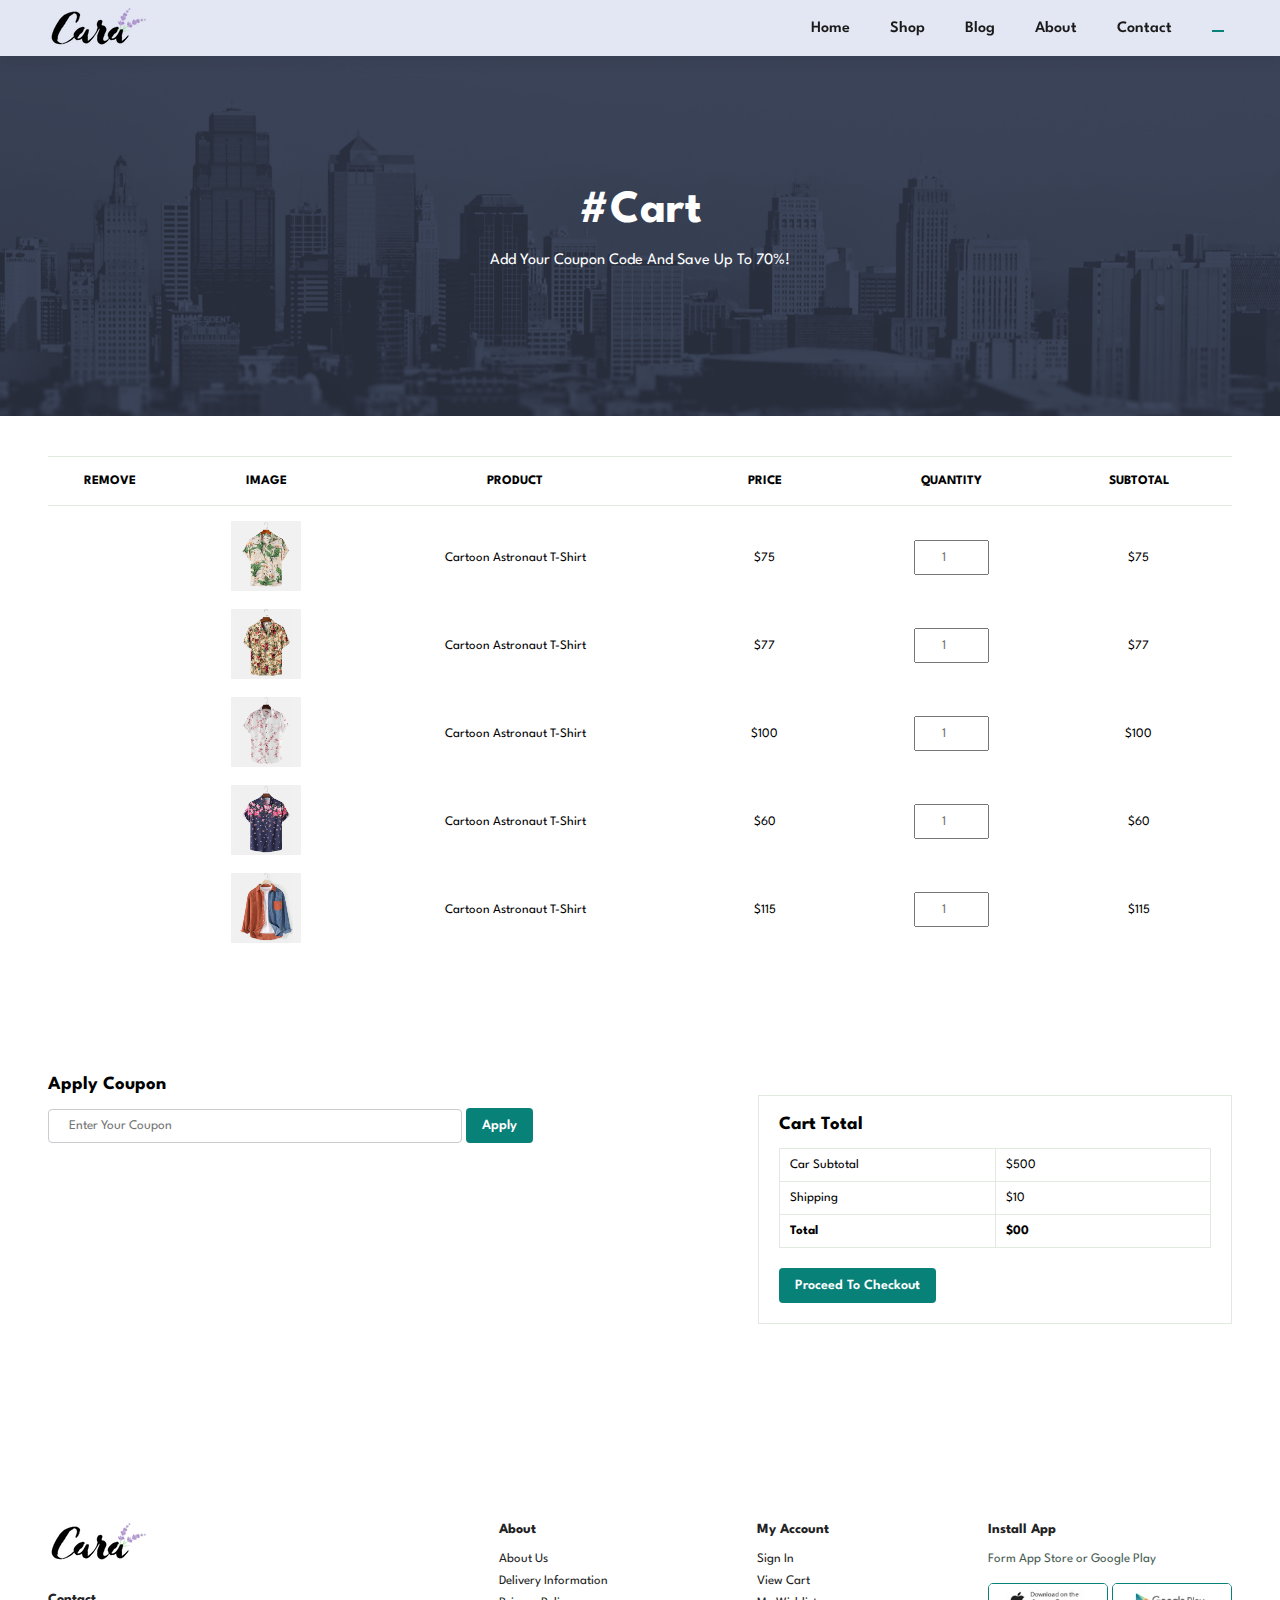
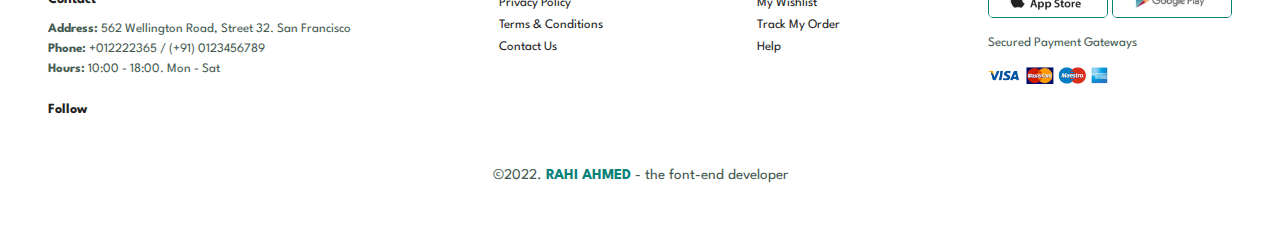
<file: cart.html>
<!DOCTYPE html>
<html lang="en">
  <head>
    <meta charset="UTF-8" />
    <meta http-equiv="X-UA-Compatible" content="IE=edge" />
    <meta name="viewport" content="width=device-width, initial-scale=1.0" />
    <title>CART PAGE - order you product</title>

    <!-- font awesome cdn link -->
    <link
      rel="stylesheet"
      href="https://cdnjs.cloudflare.com/ajax/libs/font-awesome/6.2.1/css/all.min.css"
      integrity="sha512-MV7K8+y+gLIBoVD59lQIYicR65iaqukzvf/nwasF0nqhPay5w/9lJmVM2hMDcnK1OnMGCdVK+iQrJ7lzPJQd1w=="
      crossorigin="anonymous"
      referrerpolicy="no-referrer" />

    <!-- style sheet link -->
    <link rel="stylesheet" href="./style.css" />
    <link rel="stylesheet" href="./shop.css" />
    <link rel="stylesheet" href="./about.css" />
    <link rel="stylesheet" href="./cart.css" />

    <!-- responsive file link -->
    <link rel="stylesheet" href="./responsive.css" />
  </head>
  <body>
    <!-- Navigation start -->
    <nav id="navigation">
      <img src="./images/logo.png" alt="logo" />
      <div>
        <ul id="nav" class="links">
          <li><a href="index.html">Home</a></li>
          <li><a href="shop.html">Shop</a></li>
          <li><a href="blog.html">Blog</a></li>
          <li><a href="about.html">About</a></li>
          <li><a href="contact.html">Contact</a></li>
          <li>
            <a class="active" href="cart.html" id="cart"
              ><i class="fa-solid fa-cart-shopping"></i
            ></a>
          </li>
          <a href="#" id="close"><i class="far fa-times"></i></a>
        </ul>
      </div>
      <div class="mobile">
        <a href="cart.html"><i class="fa-solid fa-cart-shopping"></i></a>
        <i id="bar" class="fas fa-outdent"></i>
      </div>
    </nav>
    <!-- Navigation end -->

    <!-- Hero section on header start-->
    <section id="shop-header" class="about-header">
      <h2>#Cart</h2>
      <p>Add Your Coupon Code And Save Up To 70%!</p>
    </section>
    <!-- Hero section on header end-->

    <!-- cart section start -->
    <section id="cart-page" class="section-p1">
      <table>
        <thead>
          <tr>
            <td>REMOVE</td>
            <td>IMAGE</td>
            <td>PRODUCT</td>
            <td>PRICE</td>
            <td>QUANTITY</td>
            <td>SUBTOTAL</td>
          </tr>
        </thead>

        <tbody>
          <tr>
            <td>
              <a href="#"><i class="far fa-times-circle"></i></a>
            </td>
            <td><img src="./images/products/f2.jpg" alt="product" /></td>
            <td>Cartoon Astronaut T-Shirt</td>
            <td>$75</td>
            <td>
              <input type="number" id="quantity1" placeholder="1" />
            </td>
            <td id="total1">$75</td>
          </tr>
        </tbody>

        <tbody>
          <tr>
            <td>
              <a href="#"><i class="far fa-times-circle"></i></a>
            </td>
            <td><img src="./images/products/f3.jpg" alt="product" /></td>
            <td>Cartoon Astronaut T-Shirt</td>
            <td>$77</td>
            <td>
              <input type="number" id="quantity2" placeholder="1" />
            </td>
            <td id="total2">$77</td>
          </tr>
        </tbody>

        <tbody>
          <tr>
            <td>
              <a href="#"><i class="far fa-times-circle"></i></a>
            </td>
            <td><img src="./images/products/f4.jpg" alt="product" /></td>
            <td>Cartoon Astronaut T-Shirt</td>
            <td>$100</td>
            <td>
              <input type="number" id="quantity3" placeholder="1" />
            </td>
            <td id="total3">$100</td>
          </tr>
        </tbody>

        <tbody>
          <tr>
            <td>
              <a href="#"><i class="far fa-times-circle"></i></a>
            </td>
            <td><img src="./images/products/f5.jpg" alt="product" /></td>
            <td>Cartoon Astronaut T-Shirt</td>
            <td>$60</td>
            <td>
              <input type="number" id="quantity4" placeholder="1" />
            </td>
            <td id="total4">$60</td>
          </tr>
        </tbody>

        <tbody>
          <tr>
            <td>
              <a href="#"><i class="far fa-times-circle"></i></a>
            </td>
            <td><img src="./images/products/f6.jpg" alt="product" /></td>
            <td>Cartoon Astronaut T-Shirt</td>
            <td>$115</td>
            <td>
              <input type="number" id="quantity5" placeholder="1" />
            </td>
            <td id="total5">$115</td>
          </tr>
        </tbody>
      </table>
    </section>
    <!-- cart section end -->

    <!-- coupon code and order section start -->
    <section id="order-section" class="section-p1">
      <div class="coupon">
        <h3>Apply Coupon</h3>
        <input type="text" placeholder="Enter Your Coupon" />
        <button class="normal">Apply</button>
      </div>

      <div id="subtotal">
        <h3>Cart Total</h3>
        <table>
          <tr>
            <td>Car Subtotal</td>
            <td id="subTotalPrice">$500</td>
          </tr>

          <tr>
            <td>Shipping</td>
            <td>$10</td>
          </tr>

          <tr>
            <td><strong>Total</strong></td>
            <td><strong id="total">$00</strong></td>
          </tr>
        </table>
        <button class="normal">Proceed To Checkout</button>
      </div>
    </section>
    <!-- coupon code and order section end -->

    <!-- Footer section start -->
    <footer class="section-p1">
      <div class="col">
        <img class="logo" src="./images/logo.png" alt="logo" />
        <h4>Contact</h4>
        <p>
          <strong>Address: </strong>562 Wellington Road, Street 32. San
          Francisco
        </p>
        <p><strong>Phone: </strong>+012222365 / (+91) 0123456789</p>
        <p><strong>Hours: </strong>10:00 - 18:00. Mon - Sat</p>

        <div class="follow">
          <h4>Follow</h4>
          <div class="icon">
            <i class="fab fa-facebook-f"></i>
            <i class="fab fa-twitter"></i>
            <i class="fab fa-instagram"></i>
            <i class="fab fa-pinterest-p"></i>
            <i class="fab fa-youtube"></i>
          </div>
        </div>
      </div>

      <div class="col">
        <h4>About</h4>
        <a href="#">About Us</a>
        <a href="#">Delivery Information</a>
        <a href="#">Privacy Policy</a>
        <a href="#">Terms & Conditions</a>
        <a href="#">Contact Us</a>
      </div>

      <div class="col">
        <h4>My Account</h4>
        <a href="#">Sign In</a>
        <a href="#">View Cart</a>
        <a href="#">My Wishlist</a>
        <a href="#">Track My Order</a>
        <a href="#">Help</a>
      </div>

      <div class="col install">
        <h4>Install App</h4>
        <p>Form App Store or Google Play</p>
        <div class="row">
          <img src="./images/pay/app.jpg" alt="logo" />
          <img src="./images/pay/play.jpg" alt="logo" />
        </div>
        <p>Secured Payment Gateways</p>
        <img src="./images/pay/pay.png" alt="logo" />
      </div>

      <div class="copyright">
        <p>&copy;2022. <strong>RAHI AHMED</strong> - the font-end developer</p>
      </div>
    </footer>
    <!-- Footer section end -->

    <script src="./app.js"></script>
  </body>
</html>
</file>
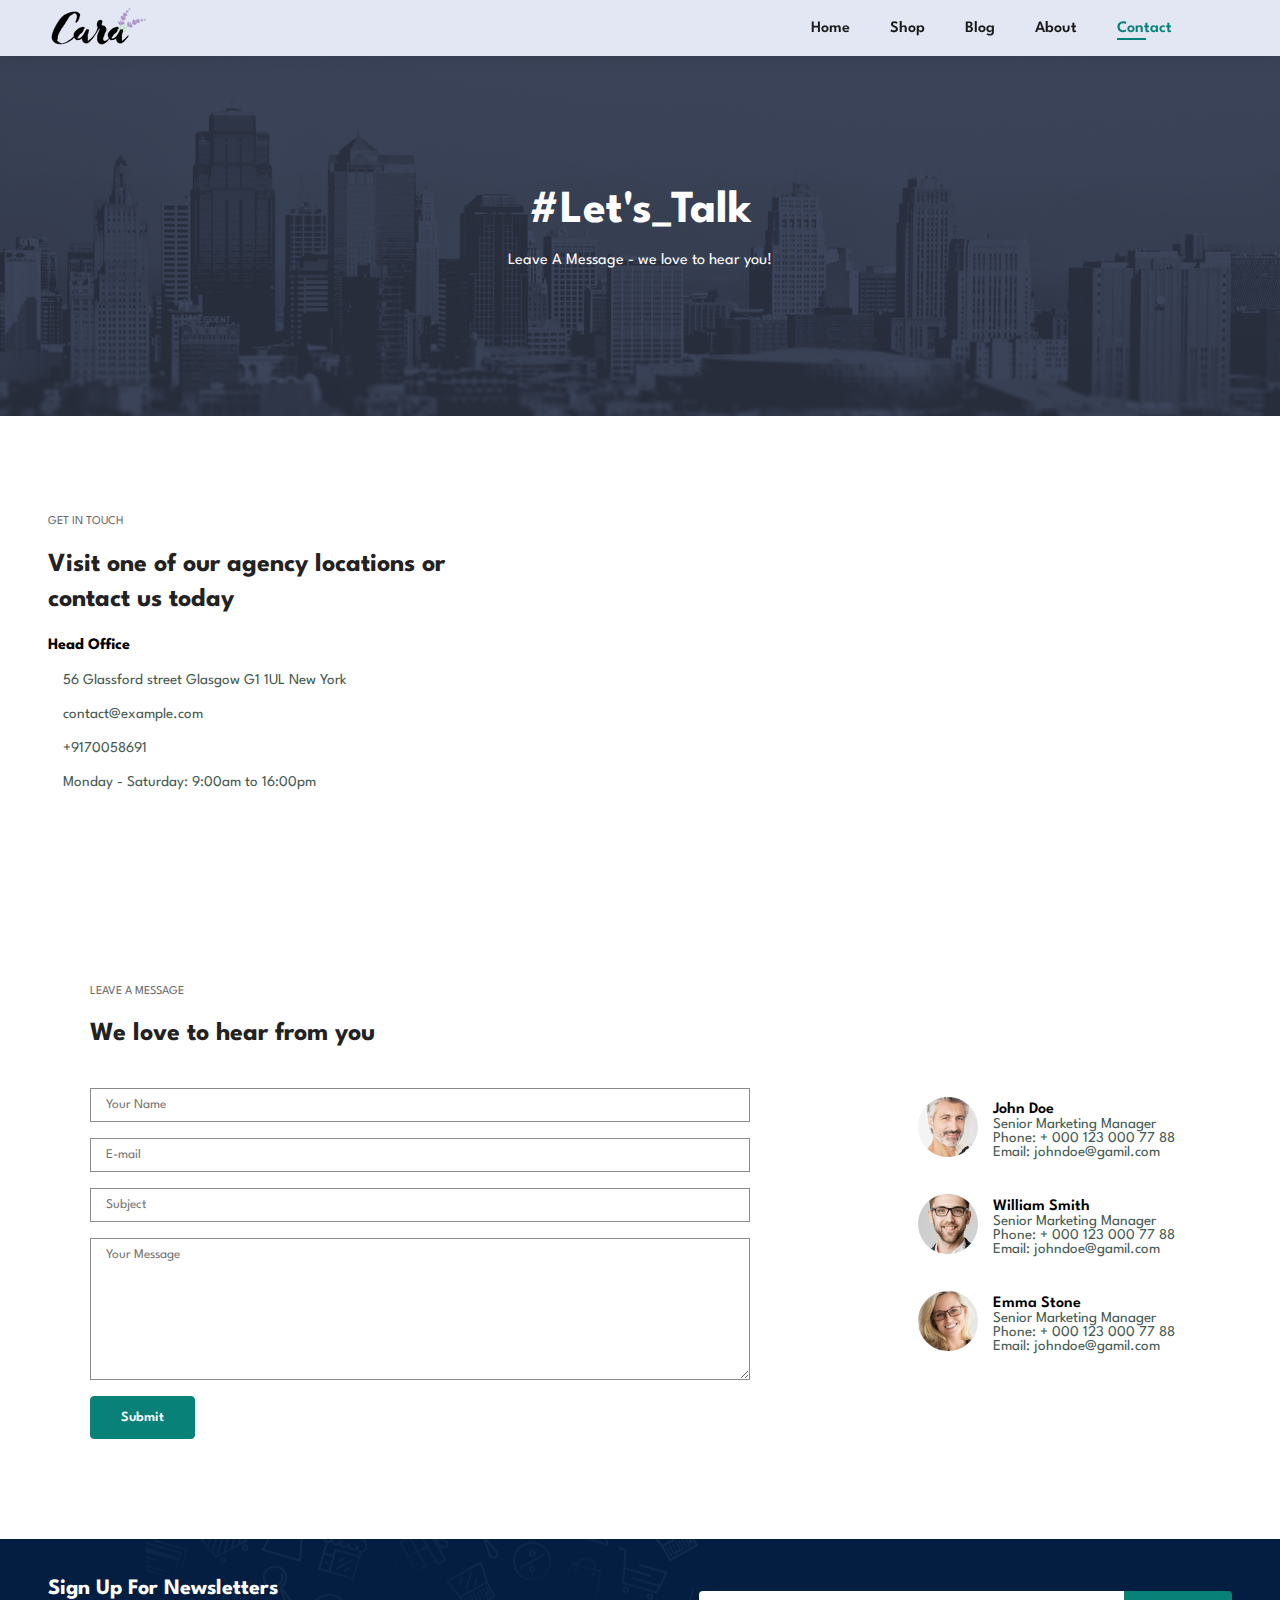
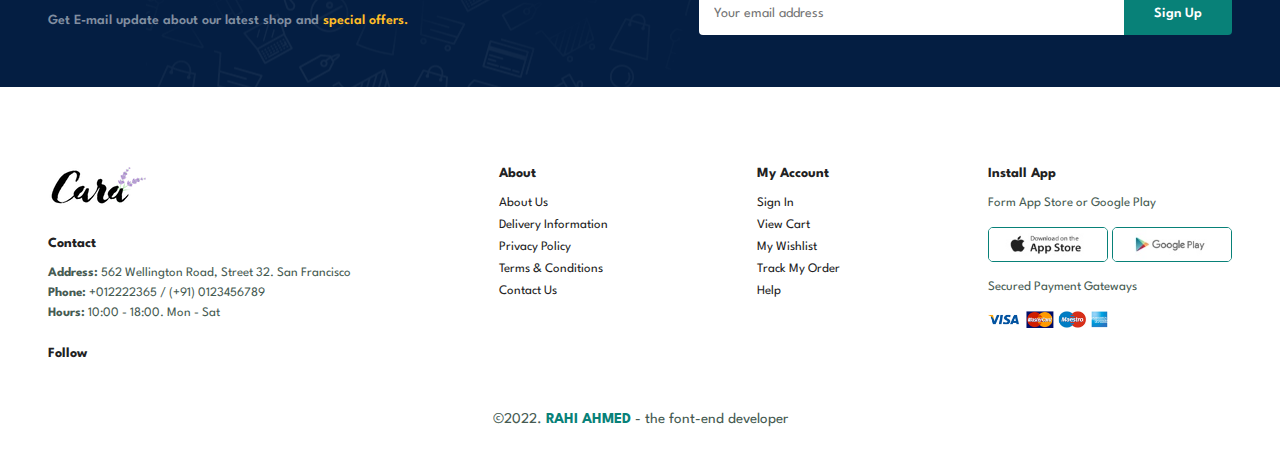
<file: contact.html>
<!DOCTYPE html>
<html lang="en">
  <head>
    <meta charset="UTF-8" />
    <meta http-equiv="X-UA-Compatible" content="IE=edge" />
    <meta name="viewport" content="width=device-width, initial-scale=1.0" />
    <title>CONTACT PAGE - we love to hear you</title>

    <!-- font awesome cdn link -->
    <link
      rel="stylesheet"
      href="https://cdnjs.cloudflare.com/ajax/libs/font-awesome/6.2.1/css/all.min.css"
      integrity="sha512-MV7K8+y+gLIBoVD59lQIYicR65iaqukzvf/nwasF0nqhPay5w/9lJmVM2hMDcnK1OnMGCdVK+iQrJ7lzPJQd1w=="
      crossorigin="anonymous"
      referrerpolicy="no-referrer" />

    <!-- style sheet link -->
    <link rel="stylesheet" href="./style.css" />
    <link rel="stylesheet" href="./shop.css" />
    <link rel="stylesheet" href="./about.css" />
    <link rel="stylesheet" href="./contact.css" />

    <!-- responsive file link -->
    <link rel="stylesheet" href="./responsive.css" />
  </head>
  <body>
    <!-- Navigation start -->
    <nav id="navigation">
      <img src="./images/logo.png" alt="logo" />
      <div>
        <ul id="nav" class="links">
          <li><a href="index.html">Home</a></li>
          <li><a href="shop.html">Shop</a></li>
          <li><a href="blog.html">Blog</a></li>
          <li><a href="about.html">About</a></li>
          <li><a class="active" href="contact.html">Contact</a></li>
          <li>
            <a href="cart.html" id="cart"
              ><i class="fa-solid fa-cart-shopping"></i
            ></a>
          </li>
          <a href="#" id="close"><i class="far fa-times"></i></a>
        </ul>
      </div>
      <div class="mobile">
        <a href="cart.html"><i class="fa-solid fa-cart-shopping"></i></a>
        <i id="bar" class="fas fa-outdent"></i>
      </div>
    </nav>
    <!-- Navigation end -->

    <!-- Hero section on header start-->
    <section id="shop-header" class="about-header">
      <h2>#Let's_Talk</h2>
      <p>Leave A Message - we love to hear you!</p>
    </section>
    <!-- Hero section on header end-->

    <!-- contact and google map section start -->
    <section id="contact" class="section-p1">
      <div class="contact-details">
        <span>GET IN TOUCH</span>
        <h2>Visit one of our agency locations or contact us today</h2>
        <h3>Head Office</h3>
        <div class="location">
          <li>
            <i class="fas fa-map"></i>
            <p>56 Glassford street Glasgow G1 1UL New York</p>
          </li>

          <li>
            <i class="fas fa-envelope"></i>
            <p>contact@example.com</p>
          </li>

          <li>
            <i class="fas fa-phone-alt"></i>
            <p>+9170058691</p>
          </li>

          <li>
            <i class="fas fa-clock"></i>
            <p>Monday - Saturday: 9:00am to 16:00pm</p>
          </li>
        </div>
      </div>

      <div class="map">
        <iframe
          src="https://www.google.com/maps/embed?pb=!1m14!1m8!1m3!1d2469.808802547546!2d-1.2565555!3d51.7548197!3m2!1i1024!2i768!4f13.1!3m3!1m2!1s0x0%3A0x5ada2f028d78e0d1!2zNTHCsDQ1JzE5LjMiTiAxwrAxNScyNC4wIlc!5e0!3m2!1sen!2sbd!4v1671956447801!5m2!1sen!2sbd"
          style="border: 0"
          allowfullscreen=""
          loading="lazy"
          referrerpolicy="no-referrer-when-downgrade"></iframe>
      </div>
    </section>
    <!-- contact and google map section end -->

    <!-- contact form section start -->
    <section id="contact-form">
      <form action="#">
        <span>LEAVE A MESSAGE</span>
        <h2>We love to hear from you</h2>
        <input type="text" id="name" placeholder="Your Name" />
        <input type="email" id="email" placeholder="E-mail" />
        <input type="text" id="subject" placeholder="Subject" />
        <textarea
          id="textarea"
          cols="30"
          rows="10"
          placeholder="Your Message"></textarea>
        <button id="contact-form-submit" class="normal">Submit</button>
      </form>

      <div class="people">
        <div class="person">
          <img src="./images/people/1.png" alt="John Doe" />
          <p>
            <span>John Doe</span> <br />
            Senior Marketing Manager <br />
            Phone: + 000 123 000 77 88 <br />
            Email: johndoe@gamil.com
          </p>
        </div>

        <div class="person">
          <img src="./images/people/2.png" alt="William Smith" />
          <p>
            <span>William Smith</span> <br />
            Senior Marketing Manager <br />
            Phone: + 000 123 000 77 88 <br />
            Email: johndoe@gamil.com
          </p>
        </div>

        <div class="person">
          <img src="./images/people/3.png" alt="Emma Stone" />
          <p>
            <span>Emma Stone</span> <br />
            Senior Marketing Manager <br />
            Phone: + 000 123 000 77 88 <br />
            Email: johndoe@gamil.com
          </p>
        </div>
      </div>
    </section>
    <!-- contact form section end -->

    <!-- News letter section start -->
    <section id="newsletter" class="section-p1 section-m1">
      <div class="newstext">
        <h4>Sign Up For Newsletters</h4>
        <p>
          Get E-mail update about our latest shop and
          <span>special offers.</span>
        </p>
      </div>

      <div class="form">
        <input type="text" placeholder="Your email address" />
        <button class="normal">Sign Up</button>
      </div>
    </section>
    <!-- News letter section end -->

    <!-- Footer section start -->
    <footer class="section-p1">
      <div class="col">
        <img class="logo" src="./images/logo.png" alt="logo" />
        <h4>Contact</h4>
        <p>
          <strong>Address: </strong>562 Wellington Road, Street 32. San
          Francisco
        </p>
        <p><strong>Phone: </strong>+012222365 / (+91) 0123456789</p>
        <p><strong>Hours: </strong>10:00 - 18:00. Mon - Sat</p>

        <div class="follow">
          <h4>Follow</h4>
          <div class="icon">
            <i class="fab fa-facebook-f"></i>
            <i class="fab fa-twitter"></i>
            <i class="fab fa-instagram"></i>
            <i class="fab fa-pinterest-p"></i>
            <i class="fab fa-youtube"></i>
          </div>
        </div>
      </div>

      <div class="col">
        <h4>About</h4>
        <a href="#">About Us</a>
        <a href="#">Delivery Information</a>
        <a href="#">Privacy Policy</a>
        <a href="#">Terms & Conditions</a>
        <a href="#">Contact Us</a>
      </div>

      <div class="col">
        <h4>My Account</h4>
        <a href="#">Sign In</a>
        <a href="#">View Cart</a>
        <a href="#">My Wishlist</a>
        <a href="#">Track My Order</a>
        <a href="#">Help</a>
      </div>

      <div class="col install">
        <h4>Install App</h4>
        <p>Form App Store or Google Play</p>
        <div class="row">
          <img src="./images/pay/app.jpg" alt="logo" />
          <img src="./images/pay/play.jpg" alt="logo" />
        </div>
        <p>Secured Payment Gateways</p>
        <img src="./images/pay/pay.png" alt="logo" />
      </div>

      <div class="copyright">
        <p>&copy;2022. <strong>RAHI AHMED</strong> - the font-end developer</p>
      </div>
    </footer>
    <!-- Footer section end -->

    <script src="./app.js"></script>
  </body>
</html>
</file>
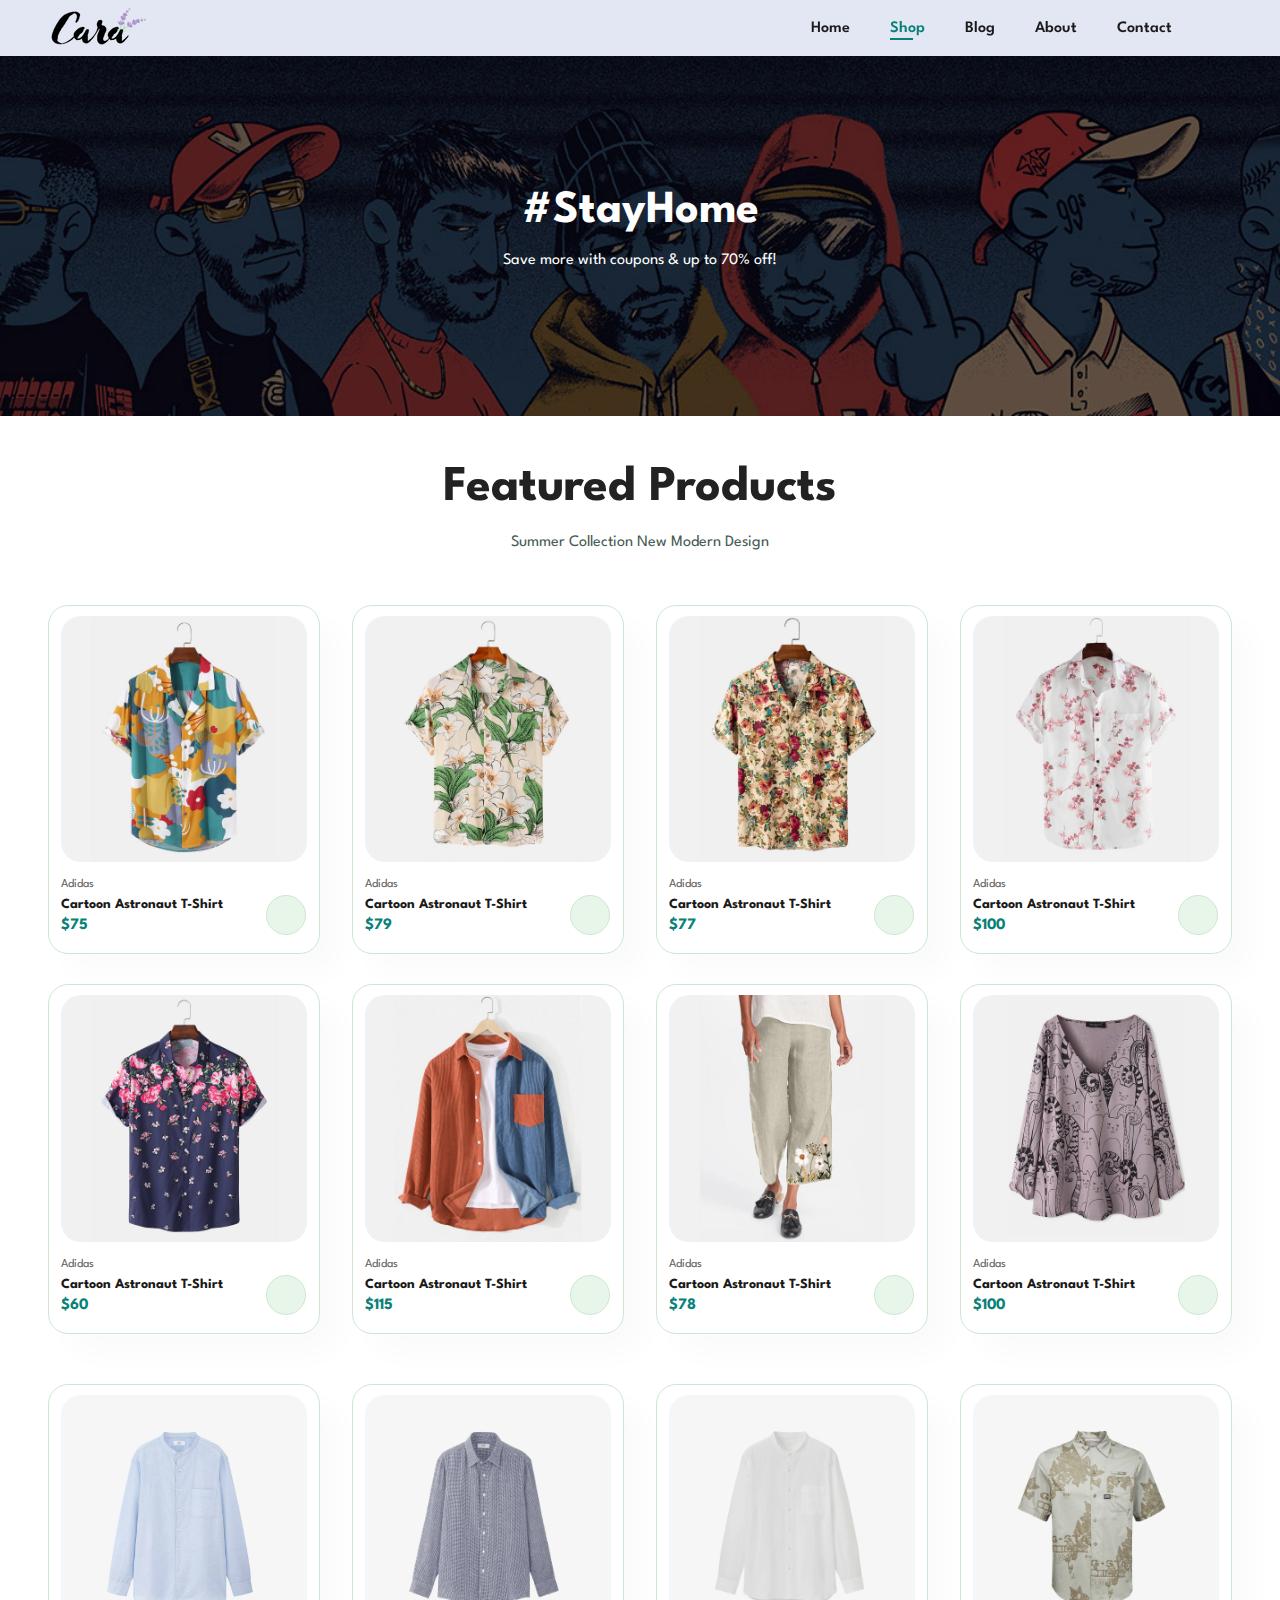
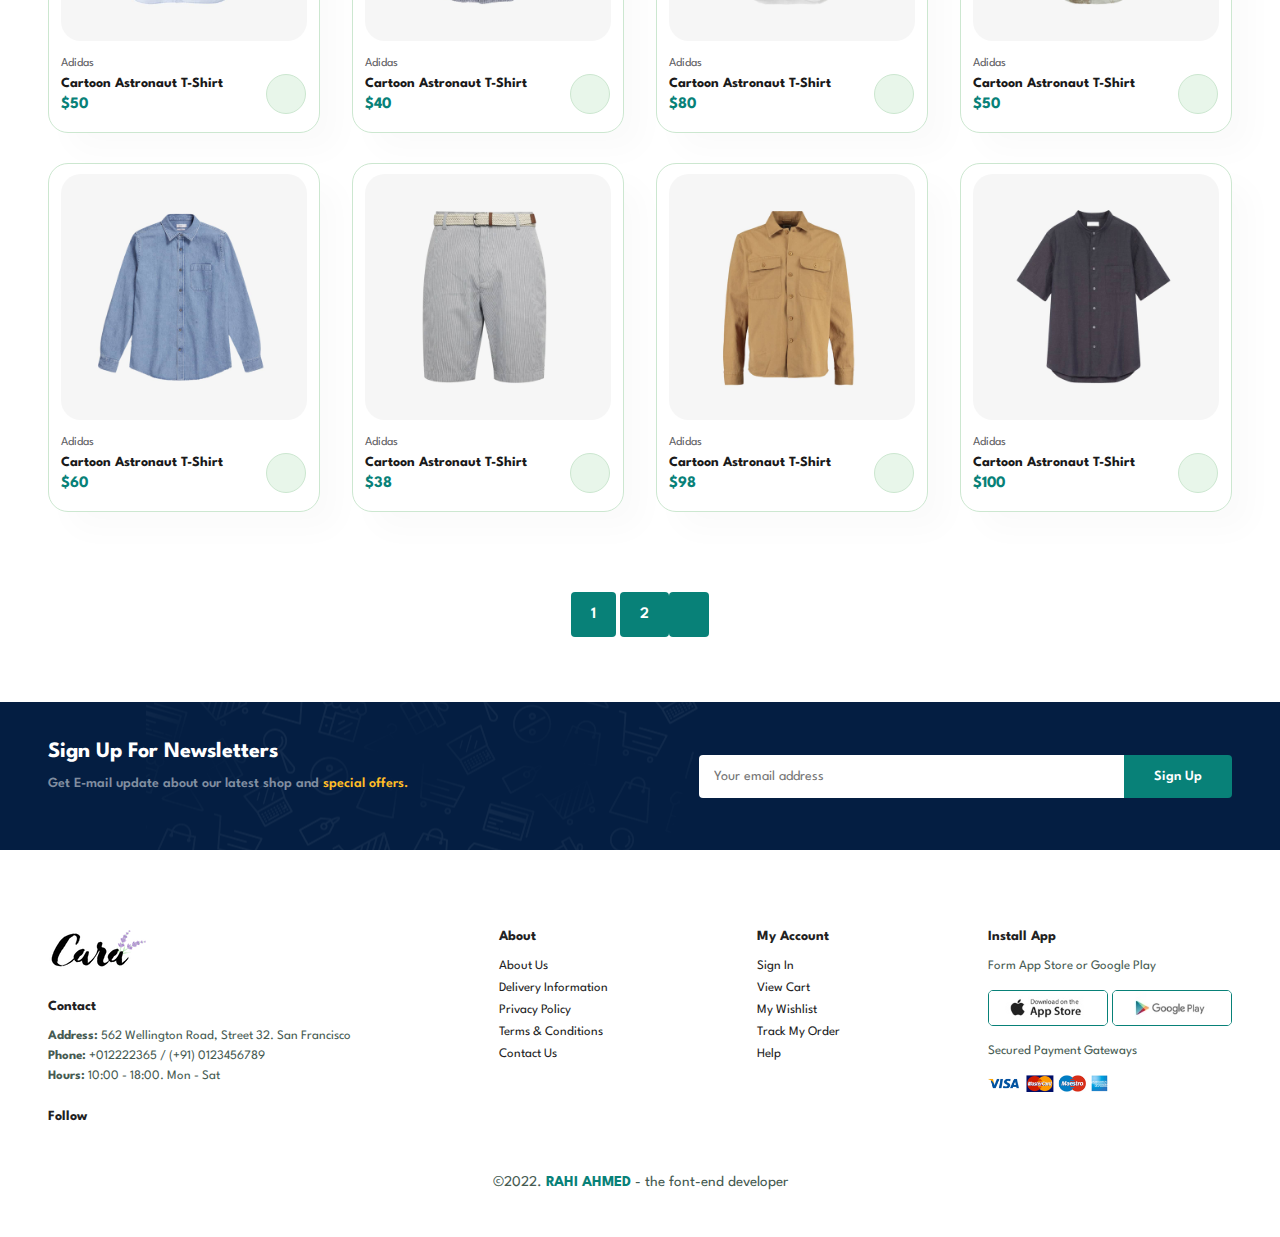
<file: shop.html>
<!DOCTYPE html>
<html lang="en">
  <head>
    <meta charset="UTF-8" />
    <meta http-equiv="X-UA-Compatible" content="IE=edge" />
    <meta name="viewport" content="width=device-width, initial-scale=1.0" />
    <title>SHOP PAGE- shopping your product</title>

    <!-- font awesome cdn link -->
    <link
      rel="stylesheet"
      href="https://cdnjs.cloudflare.com/ajax/libs/font-awesome/6.2.1/css/all.min.css"
      integrity="sha512-MV7K8+y+gLIBoVD59lQIYicR65iaqukzvf/nwasF0nqhPay5w/9lJmVM2hMDcnK1OnMGCdVK+iQrJ7lzPJQd1w=="
      crossorigin="anonymous"
      referrerpolicy="no-referrer" />

    <!-- style sheet link -->
    <link rel="stylesheet" href="./style.css" />
    <link rel="stylesheet" href="./shop.css" />

    <!-- responsive file link -->
    <link rel="stylesheet" href="./responsive.css" />
  </head>
  <body>
    <!-- Navigation start -->
    <nav id="navigation">
      <img src="./images/logo.png" alt="logo" />
      <div>
        <ul id="nav" class="links">
          <li><a href="index.html">Home</a></li>
          <li><a class="active" href="shop.html">Shop</a></li>
          <li><a href="blog.html">Blog</a></li>
          <li><a href="about.html">About</a></li>
          <li><a href="contact.html">Contact</a></li>
          <li>
            <a href="cart.html" id="cart"
              ><i class="fa-solid fa-cart-shopping"></i
            ></a>
          </li>
          <a href="#" id="close"><i class="far fa-times"></i></a>
        </ul>
      </div>
      <div class="mobile">
        <a href="cart.html"><i class="fa-solid fa-cart-shopping"></i></a>
        <i id="bar" class="fas fa-outdent"></i>
      </div>
    </nav>
    <!-- Navigation end -->

    <!-- Hero section on header start-->
    <section id="shop-header">
      <h2>#StayHome</h2>
      <p>Save more with coupons & up to 70% off!</p>
    </section>
    <!-- Hero section on header end-->

    <!-- Featured product section start -->
    <section id="product1" class="section-p1">
      <h1>Featured Products</h1>
      <p>Summer Collection New Modern Design</p>
      <div class="pro-container">
        <div class="pro">
          <img src="./images/products/f1.jpg" alt="product" />
          <div class="des">
            <span>Adidas</span>
            <h5>Cartoon Astronaut T-Shirt</h5>
            <div class="star">
              <i class="fas fa-star"></i>
              <i class="fas fa-star"></i>
              <i class="fas fa-star"></i>
              <i class="fas fa-star"></i>
              <i class="fas fa-star"></i>
            </div>
            <h4>$75</h4>
          </div>
          <a href="#" id="cart-icon"
            ><i class="fa-solid fa-cart-shopping"></i
          ></a>
        </div>

        <div class="pro">
          <img src="./images/products/f2.jpg" alt="product" />
          <div class="des">
            <span>Adidas</span>
            <h5>Cartoon Astronaut T-Shirt</h5>
            <div class="star">
              <i class="fas fa-star"></i>
              <i class="fas fa-star"></i>
              <i class="fas fa-star"></i>
              <i class="fas fa-star"></i>
              <i class="fas fa-star"></i>
            </div>
            <h4>$79</h4>
          </div>
          <a href="#" id="cart-icon"
            ><i class="fa-solid fa-cart-shopping"></i
          ></a>
        </div>

        <div class="pro">
          <img src="./images/products/f3.jpg" alt="product" />
          <div class="des">
            <span>Adidas</span>
            <h5>Cartoon Astronaut T-Shirt</h5>
            <div class="star">
              <i class="fas fa-star"></i>
              <i class="fas fa-star"></i>
              <i class="fas fa-star"></i>
              <i class="fas fa-star"></i>
              <i class="fas fa-star"></i>
            </div>
            <h4>$77</h4>
          </div>
          <a href="#" id="cart-icon"
            ><i class="fa-solid fa-cart-shopping"></i
          ></a>
        </div>

        <div class="pro">
          <img src="./images/products/f4.jpg" alt="product" />
          <div class="des">
            <span>Adidas</span>
            <h5>Cartoon Astronaut T-Shirt</h5>
            <div class="star">
              <i class="fas fa-star"></i>
              <i class="fas fa-star"></i>
              <i class="fas fa-star"></i>
              <i class="fas fa-star"></i>
              <i class="fas fa-star"></i>
            </div>
            <h4>$100</h4>
          </div>
          <a href="#" id="cart-icon"
            ><i class="fa-solid fa-cart-shopping"></i
          ></a>
        </div>

        <div class="pro">
          <img src="./images/products/f5.jpg" alt="product" />
          <div class="des">
            <span>Adidas</span>
            <h5>Cartoon Astronaut T-Shirt</h5>
            <div class="star">
              <i class="fas fa-star"></i>
              <i class="fas fa-star"></i>
              <i class="fas fa-star"></i>
              <i class="fas fa-star"></i>
              <i class="fas fa-star"></i>
            </div>
            <h4>$60</h4>
          </div>
          <a href="#" id="cart-icon"
            ><i class="fa-solid fa-cart-shopping"></i
          ></a>
        </div>

        <div class="pro">
          <img src="./images/products/f6.jpg" alt="product" />
          <div class="des">
            <span>Adidas</span>
            <h5>Cartoon Astronaut T-Shirt</h5>
            <div class="star">
              <i class="fas fa-star"></i>
              <i class="fas fa-star"></i>
              <i class="fas fa-star"></i>
              <i class="fas fa-star"></i>
              <i class="fas fa-star"></i>
            </div>
            <h4>$115</h4>
          </div>
          <a href="#" id="cart-icon"
            ><i class="fa-solid fa-cart-shopping"></i
          ></a>
        </div>

        <div class="pro">
          <img src="./images/products/f7.jpg" alt="product" />
          <div class="des">
            <span>Adidas</span>
            <h5>Cartoon Astronaut T-Shirt</h5>
            <div class="star">
              <i class="fas fa-star"></i>
              <i class="fas fa-star"></i>
              <i class="fas fa-star"></i>
              <i class="fas fa-star"></i>
              <i class="fas fa-star"></i>
            </div>
            <h4>$78</h4>
          </div>
          <a href="#" id="cart-icon"
            ><i class="fa-solid fa-cart-shopping"></i
          ></a>
        </div>

        <div class="pro">
          <img src="./images/products/f8.jpg" alt="product" />
          <div class="des">
            <span>Adidas</span>
            <h5>Cartoon Astronaut T-Shirt</h5>
            <div class="star">
              <i class="fas fa-star"></i>
              <i class="fas fa-star"></i>
              <i class="fas fa-star"></i>
              <i class="fas fa-star"></i>
              <i class="fas fa-star"></i>
            </div>
            <h4>$100</h4>
          </div>
          <a href="#" id="cart-icon"
            ><i class="fa-solid fa-cart-shopping"></i
          ></a>
        </div>
      </div>
      <!-- Featured product section end -->

      <!-- New arrival section start -->

      <div class="pro-container">
        <div class="pro">
          <img src="./images/products/n1.jpg" alt="product" />
          <div class="des">
            <span>Adidas</span>
            <h5>Cartoon Astronaut T-Shirt</h5>
            <div class="star">
              <i class="fas fa-star"></i>
              <i class="fas fa-star"></i>
              <i class="fas fa-star"></i>
              <i class="fas fa-star"></i>
              <i class="fas fa-star"></i>
            </div>
            <h4>$50</h4>
          </div>
          <a href="#"><i class="fa-solid fa-cart-shopping"></i></a>
        </div>

        <div class="pro">
          <img src="./images/products/n2.jpg" alt="product" />
          <div class="des">
            <span>Adidas</span>
            <h5>Cartoon Astronaut T-Shirt</h5>
            <div class="star">
              <i class="fas fa-star"></i>
              <i class="fas fa-star"></i>
              <i class="fas fa-star"></i>
              <i class="fas fa-star"></i>
              <i class="fas fa-star"></i>
            </div>
            <h4>$40</h4>
          </div>
          <a href="#"><i class="fa-solid fa-cart-shopping"></i></a>
        </div>

        <div class="pro">
          <img src="./images/products/n3.jpg" alt="product" />
          <div class="des">
            <span>Adidas</span>
            <h5>Cartoon Astronaut T-Shirt</h5>
            <div class="star">
              <i class="fas fa-star"></i>
              <i class="fas fa-star"></i>
              <i class="fas fa-star"></i>
              <i class="fas fa-star"></i>
              <i class="fas fa-star"></i>
            </div>
            <h4>$80</h4>
          </div>
          <a href="#"><i class="fa-solid fa-cart-shopping"></i></a>
        </div>

        <div class="pro">
          <img src="./images/products/n4.jpg" alt="product" />
          <div class="des">
            <span>Adidas</span>
            <h5>Cartoon Astronaut T-Shirt</h5>
            <div class="star">
              <i class="fas fa-star"></i>
              <i class="fas fa-star"></i>
              <i class="fas fa-star"></i>
              <i class="fas fa-star"></i>
              <i class="fas fa-star"></i>
            </div>
            <h4>$50</h4>
          </div>
          <a href="#"><i class="fa-solid fa-cart-shopping"></i></a>
        </div>

        <div class="pro">
          <img src="./images/products/n5.jpg" alt="product" />
          <div class="des">
            <span>Adidas</span>
            <h5>Cartoon Astronaut T-Shirt</h5>
            <div class="star">
              <i class="fas fa-star"></i>
              <i class="fas fa-star"></i>
              <i class="fas fa-star"></i>
              <i class="fas fa-star"></i>
              <i class="fas fa-star"></i>
            </div>
            <h4>$60</h4>
          </div>
          <a href="#"><i class="fa-solid fa-cart-shopping"></i></a>
        </div>

        <div class="pro">
          <img src="./images/products/n6.jpg" alt="product" />
          <div class="des">
            <span>Adidas</span>
            <h5>Cartoon Astronaut T-Shirt</h5>
            <div class="star">
              <i class="fas fa-star"></i>
              <i class="fas fa-star"></i>
              <i class="fas fa-star"></i>
              <i class="fas fa-star"></i>
              <i class="fas fa-star"></i>
            </div>
            <h4>$38</h4>
          </div>
          <a href="#"><i class="fa-solid fa-cart-shopping"></i></a>
        </div>

        <div class="pro">
          <img src="./images/products/n7.jpg" alt="product" />
          <div class="des">
            <span>Adidas</span>
            <h5>Cartoon Astronaut T-Shirt</h5>
            <div class="star">
              <i class="fas fa-star"></i>
              <i class="fas fa-star"></i>
              <i class="fas fa-star"></i>
              <i class="fas fa-star"></i>
              <i class="fas fa-star"></i>
            </div>
            <h4>$98</h4>
          </div>
          <a href="#"><i class="fa-solid fa-cart-shopping"></i></a>
        </div>

        <div class="pro">
          <img src="./images/products/n8.jpg" alt="product" />
          <div class="des">
            <span>Adidas</span>
            <h5>Cartoon Astronaut T-Shirt</h5>
            <div class="star">
              <i class="fas fa-star"></i>
              <i class="fas fa-star"></i>
              <i class="fas fa-star"></i>
              <i class="fas fa-star"></i>
              <i class="fas fa-star"></i>
            </div>
            <h4>$100</h4>
          </div>
          <a href="#"><i class="fa-solid fa-cart-shopping"></i></a>
        </div>
      </div>
    </section>
    <!-- New arrival section end -->

    <!-- pagination section start -->

    <section id="pagination" class="section-p1">
      <a href="#" id="first">1</a>
      <a href="#" id="second">2</a>
      <a href="#" id="right-arrow"><i class="fa-solid fa-arrow-right"></i></a>
    </section>

    <!-- pagination section end -->

    <!-- News letter section start -->
    <section id="newsletter" class="section-p1 section-m1">
      <div class="newstext">
        <h4>Sign Up For Newsletters</h4>
        <p>
          Get E-mail update about our latest shop and
          <span>special offers.</span>
        </p>
      </div>

      <div class="form">
        <input type="text" placeholder="Your email address" />
        <button class="normal">Sign Up</button>
      </div>
    </section>
    <!-- News letter section end -->

    <!-- Footer section start -->
    <footer class="section-p1">
      <div class="col">
        <img class="logo" src="./images/logo.png" alt="logo" />
        <h4>Contact</h4>
        <p>
          <strong>Address: </strong>562 Wellington Road, Street 32. San
          Francisco
        </p>
        <p><strong>Phone: </strong>+012222365 / (+91) 0123456789</p>
        <p><strong>Hours: </strong>10:00 - 18:00. Mon - Sat</p>

        <div class="follow">
          <h4>Follow</h4>
          <div class="icon">
            <i class="fab fa-facebook-f"></i>
            <i class="fab fa-twitter"></i>
            <i class="fab fa-instagram"></i>
            <i class="fab fa-pinterest-p"></i>
            <i class="fab fa-youtube"></i>
          </div>
        </div>
      </div>

      <div class="col">
        <h4>About</h4>
        <a href="#">About Us</a>
        <a href="#">Delivery Information</a>
        <a href="#">Privacy Policy</a>
        <a href="#">Terms & Conditions</a>
        <a href="#">Contact Us</a>
      </div>

      <div class="col">
        <h4>My Account</h4>
        <a href="#">Sign In</a>
        <a href="#">View Cart</a>
        <a href="#">My Wishlist</a>
        <a href="#">Track My Order</a>
        <a href="#">Help</a>
      </div>

      <div class="col install">
        <h4>Install App</h4>
        <p>Form App Store or Google Play</p>
        <div class="row">
          <img src="./images/pay/app.jpg" alt="logo" />
          <img src="./images/pay/play.jpg" alt="logo" />
        </div>
        <p>Secured Payment Gateways</p>
        <img src="./images/pay/pay.png" alt="logo" />
      </div>

      <div class="copyright">
        <p>&copy;2022. <strong>RAHI AHMED</strong> - the font-end developer</p>
      </div>
    </footer>
    <!-- Footer section end -->

    <script src="./app.js"></script>
  </body>
</html>
</file>
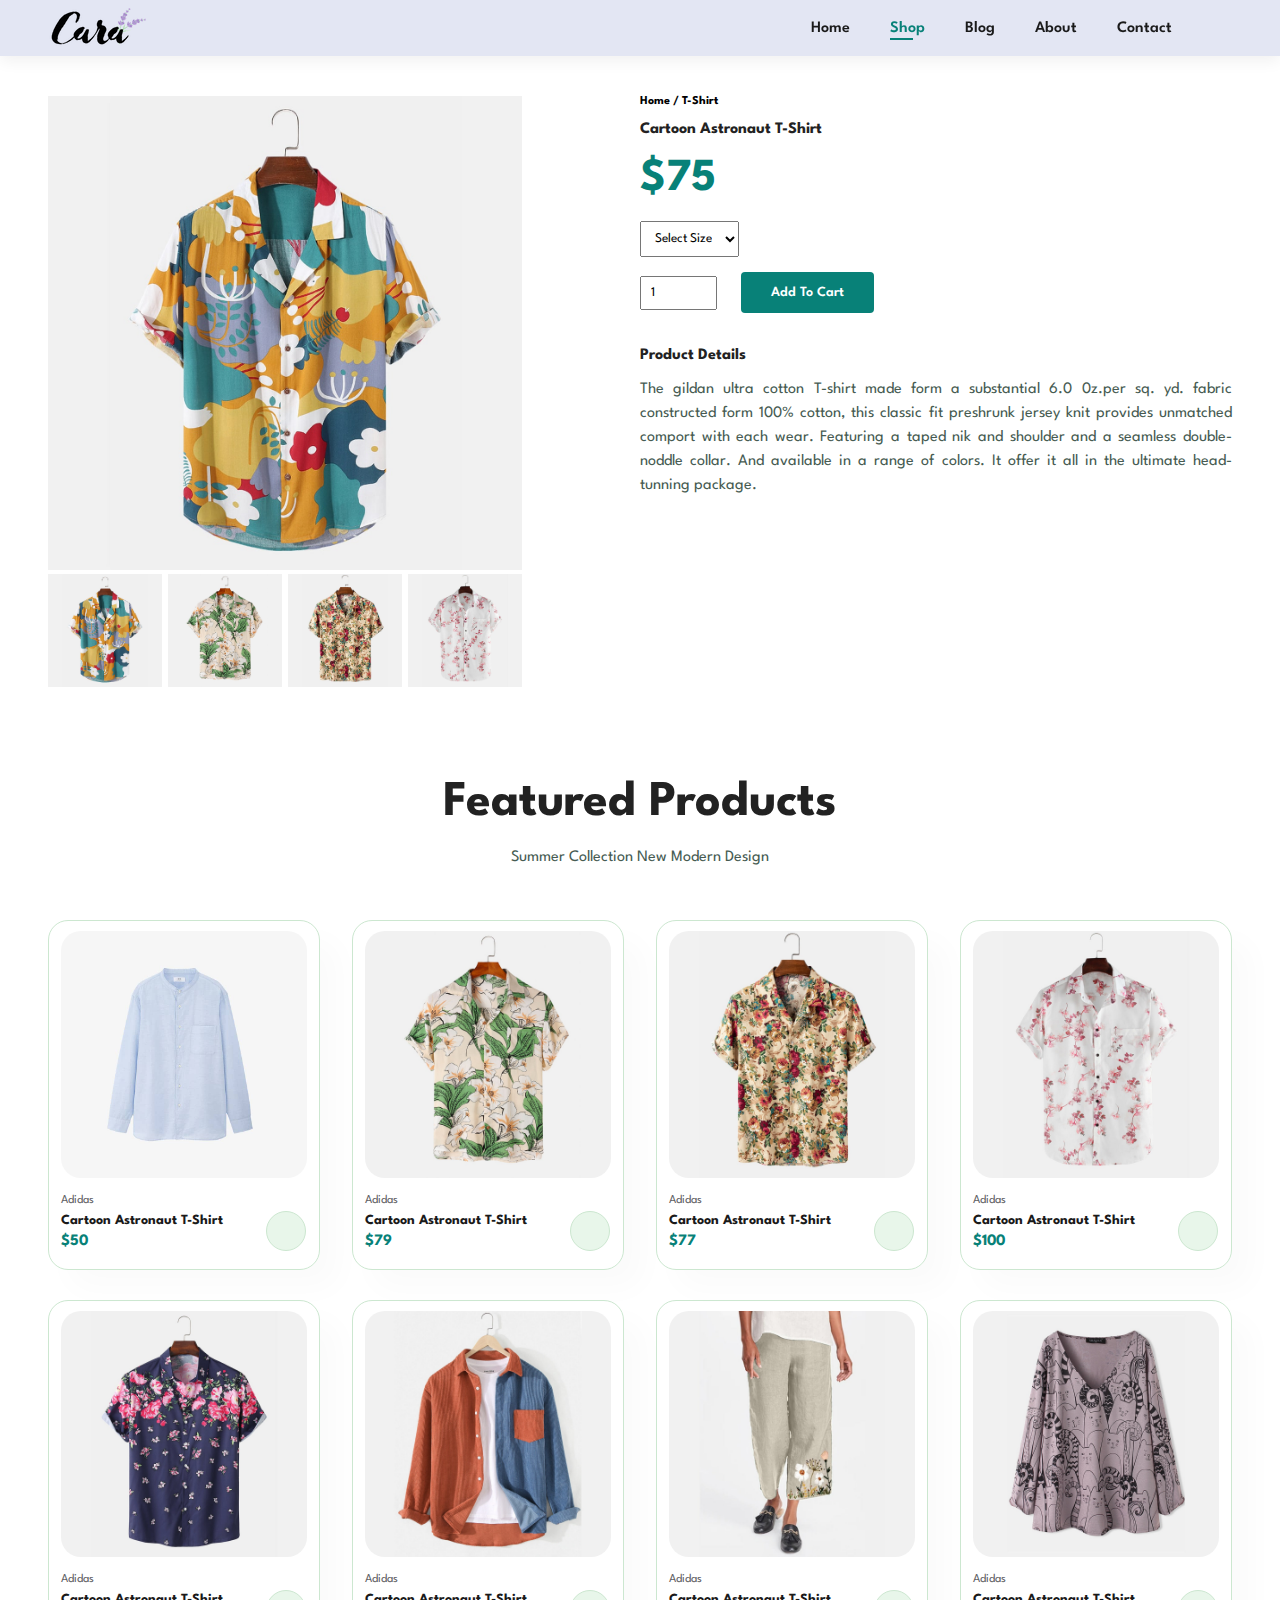
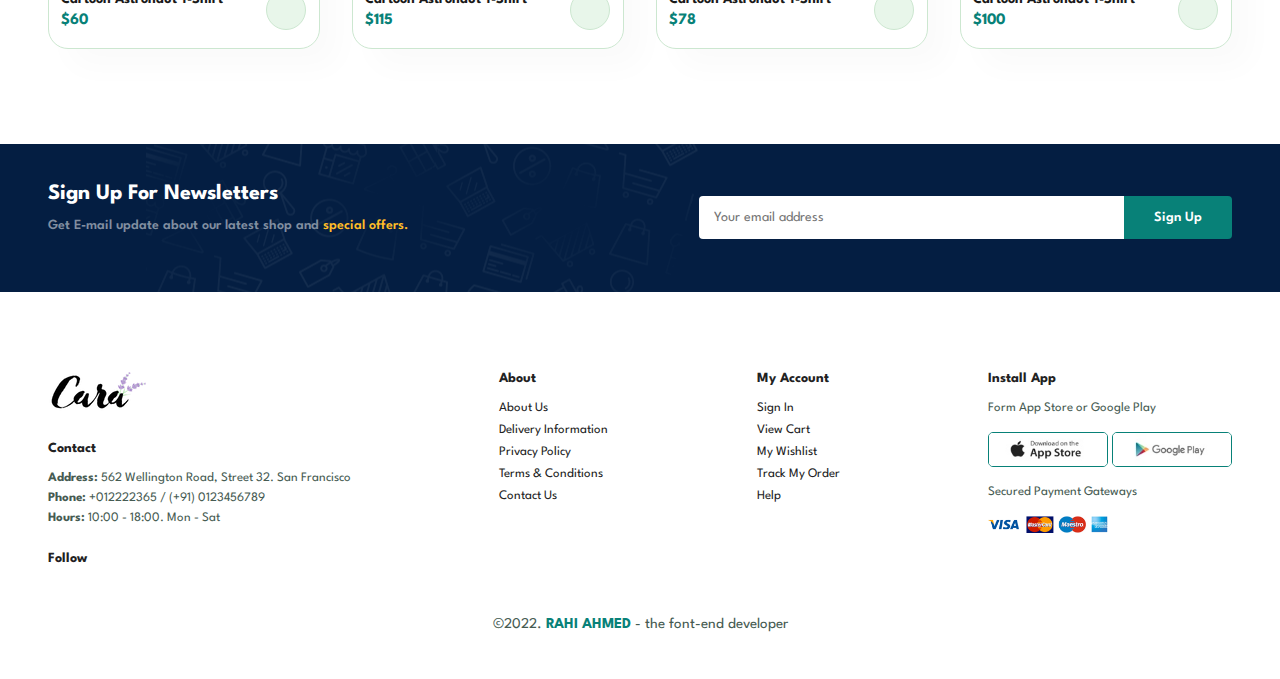
<file: sproduct.html>
<!DOCTYPE html>
<html lang="en">
  <head>
    <meta charset="UTF-8" />
    <meta http-equiv="X-UA-Compatible" content="IE=edge" />
    <meta name="viewport" content="width=device-width, initial-scale=1.0" />
    <title>CART PAGE - happy shopping</title>

    <!-- font awesome cdn link -->
    <link
      rel="stylesheet"
      href="https://cdnjs.cloudflare.com/ajax/libs/font-awesome/6.2.1/css/all.min.css"
      integrity="sha512-MV7K8+y+gLIBoVD59lQIYicR65iaqukzvf/nwasF0nqhPay5w/9lJmVM2hMDcnK1OnMGCdVK+iQrJ7lzPJQd1w=="
      crossorigin="anonymous"
      referrerpolicy="no-referrer" />

    <!-- style sheet link -->
    <link rel="stylesheet" href="./style.css" />
    <link rel="stylesheet" href="./shop.css" />

    <!-- responsive file link -->
    <link rel="stylesheet" href="./responsive.css" />
  </head>
  <body>
    <!-- Navigation start -->
    <nav id="navigation">
      <img src="./images/logo.png" alt="logo" />
      <div>
        <ul id="nav" class="links">
          <li><a href="index.html">Home</a></li>
          <li><a class="active" href="shop.html">Shop</a></li>
          <li><a href="blog.html">Blog</a></li>
          <li><a href="about.html">About</a></li>
          <li><a href="contact.html">Contact</a></li>
          <li>
            <a href="cart.html" id="cart"
              ><i class="fa-solid fa-cart-shopping"></i
            ></a>
          </li>
          <a href="#" id="close"><i class="far fa-times"></i></a>
        </ul>
      </div>
      <div class="mobile">
        <a href="cart.html"><i class="fa-solid fa-cart-shopping"></i></a>
        <i id="bar" class="fas fa-outdent"></i>
      </div>
    </nav>
    <!-- Navigation end -->


    <!-- cart page start -->
    <section id="cart-page" class="section-p1">
        <div class="cart-image">
            <img src="./images/products/f1.jpg" id="main" alt="product">


            <div class="img-gellery">
                <div class="selecting-image">
                    <img src="./images/products/f1.jpg" id="small-img" alt="">
                </div>

                <div class="selecting-image">
                    <img src="./images/products/f2.jpg" id="small-img" alt="">
                </div>

                <div class="selecting-image">
                    <img src="./images/products/f3.jpg" id="small-img" alt="">
                </div>

                <div class="selecting-image">
                    <img src="./images/products/f4.jpg" id="small-img" alt="">
                </div>

            </div>
        </div>

        <div class="img-details">
            <h6>Home / T-Shirt</h6>
            <h4>Cartoon Astronaut T-Shirt</h4>
            <h2 id="dollar">$75</h2>

            <select id="select">
                <option> Select Size </option>
                <option value="S">S</option>
                <option value="M">M</option>
                <option value="L">L</option>
                <option value="XL">XL</option>
                <option value="XXL">XXL</option>
            </select>

            <input type="number" value="1" id="pro-quantity">
            <button id="add-cart" class="normal">Add To Cart</button>

            <h4 class="product-details">Product Details</h4>
            <p>The gildan ultra cotton T-shirt made form a substantial 6.0 0z.per sq. yd. fabric constructed form 100% cotton, this classic fit preshrunk jersey knit provides unmatched comport with each wear. Featuring a taped nik and shoulder and a seamless double-noddle collar. And available in a range of colors. It offer it all in the ultimate head-tunning package.</p>
        </div>
    </section>
    <!-- cart page end -->


    <!-- Featured product section start -->
    <section id="product1" class="section-p1">
      <h1>Featured Products</h1>
      <p>Summer Collection New Modern Design</p>
      <div class="pro-container">
            <div class="pro">
              <img src="./images/products/n1.jpg" alt="product" />
              <div class="des">
                <span>Adidas</span>
                <h5>Cartoon Astronaut T-Shirt</h5>
                <div class="star">
                  <i class="fas fa-star"></i>
                  <i class="fas fa-star"></i>
                  <i class="fas fa-star"></i>
                  <i class="fas fa-star"></i>
                  <i class="fas fa-star"></i>
                </div>
                <h4>$50</h4>
              </div>
              <a href="#" id="cart-icon"><i class="fa-solid fa-cart-shopping"></i></a>
              </div>

        <div class="pro">
          <img src="./images/products/f2.jpg" alt="product" />
          <div class="des">
            <span>Adidas</span>
            <h5>Cartoon Astronaut T-Shirt</h5>
            <div class="star">
              <i class="fas fa-star"></i>
              <i class="fas fa-star"></i>
              <i class="fas fa-star"></i>
              <i class="fas fa-star"></i>
              <i class="fas fa-star"></i>
            </div>
            <h4>$79</h4>
          </div>
          <a href="#" id="cart-icon"><i class="fa-solid fa-cart-shopping"></i></a>
        </div>

        <div class="pro">
          <img src="./images/products/f3.jpg" alt="product" />
          <div class="des">
            <span>Adidas</span>
            <h5>Cartoon Astronaut T-Shirt</h5>
            <div class="star">
              <i class="fas fa-star"></i>
              <i class="fas fa-star"></i>
              <i class="fas fa-star"></i>
              <i class="fas fa-star"></i>
              <i class="fas fa-star"></i>
            </div>
            <h4>$77</h4>
          </div>
          <a href="#" id="cart-icon"><i class="fa-solid fa-cart-shopping"></i></a>
        </div>

        <div class="pro">
          <img src="./images/products/f4.jpg" alt="product" />
          <div class="des">
            <span>Adidas</span>
            <h5>Cartoon Astronaut T-Shirt</h5>
            <div class="star">
              <i class="fas fa-star"></i>
              <i class="fas fa-star"></i>
              <i class="fas fa-star"></i>
              <i class="fas fa-star"></i>
              <i class="fas fa-star"></i>
            </div>
            <h4>$100</h4>
          </div>
          <a href="#" id="cart-icon"><i class="fa-solid fa-cart-shopping"></i></a>
        </div>

        <div class="pro">
          <img src="./images/products/f5.jpg" alt="product" />
          <div class="des">
            <span>Adidas</span>
            <h5>Cartoon Astronaut T-Shirt</h5>
            <div class="star">
              <i class="fas fa-star"></i>
              <i class="fas fa-star"></i>
              <i class="fas fa-star"></i>
              <i class="fas fa-star"></i>
              <i class="fas fa-star"></i>
            </div>
            <h4>$60</h4>
          </div>
          <a href="#" id="cart-icon"><i class="fa-solid fa-cart-shopping"></i></a>
        </div>

        <div class="pro">
          <img src="./images/products/f6.jpg" alt="product" />
          <div class="des">
            <span>Adidas</span>
            <h5>Cartoon Astronaut T-Shirt</h5>
            <div class="star">
              <i class="fas fa-star"></i>
              <i class="fas fa-star"></i>
              <i class="fas fa-star"></i>
              <i class="fas fa-star"></i>
              <i class="fas fa-star"></i>
            </div>
            <h4>$115</h4>
          </div>
          <a href="#" id="cart-icon"><i class="fa-solid fa-cart-shopping"></i></a>
        </div>

        <div class="pro">
          <img src="./images/products/f7.jpg" alt="product" />
          <div class="des">
            <span>Adidas</span>
            <h5>Cartoon Astronaut T-Shirt</h5>
            <div class="star">
              <i class="fas fa-star"></i>
              <i class="fas fa-star"></i>
              <i class="fas fa-star"></i>
              <i class="fas fa-star"></i>
              <i class="fas fa-star"></i>
            </div>
            <h4>$78</h4>
          </div>
          <a href="#" id="cart-icon"><i class="fa-solid fa-cart-shopping"></i></a>
        </div>

        <div class="pro">
          <img src="./images/products/f8.jpg" alt="product" />
          <div class="des">
            <span>Adidas</span>
            <h5>Cartoon Astronaut T-Shirt</h5>
            <div class="star">
              <i class="fas fa-star"></i>
              <i class="fas fa-star"></i>
              <i class="fas fa-star"></i>
              <i class="fas fa-star"></i>
              <i class="fas fa-star"></i>
            </div>
            <h4>$100</h4>
          </div>
          <a href="#" id="cart-icon"><i class="fa-solid fa-cart-shopping"></i></a>
        </div>
      </div>
      <!-- Featured product section end -->
      </div>
    </section>

    <!-- News letter section start -->
    <section id="newsletter" class="section-p1 section-m1">
      <div class="newstext">
        <h4>Sign Up For Newsletters</h4>
        <p>
          Get E-mail update about our latest shop and
          <span>special offers.</span>
        </p>
      </div>

      <div class="form">
        <input type="text" placeholder="Your email address" />
        <button class="normal">Sign Up</button>
      </div>
    </section>
    <!-- News letter section end -->

    <!-- Footer section start -->
    <footer class="section-p1">
      <div class="col">
        <img class="logo" src="./images/logo.png" alt="logo" />
        <h4>Contact</h4>
        <p>
          <strong>Address: </strong>562 Wellington Road, Street 32. San
          Francisco
        </p>
        <p><strong>Phone: </strong>+012222365 / (+91) 0123456789</p>
        <p><strong>Hours: </strong>10:00 - 18:00. Mon - Sat</p>

        <div class="follow">
          <h4>Follow</h4>
          <div class="icon">
            <i class="fab fa-facebook-f"></i>
            <i class="fab fa-twitter"></i>
            <i class="fab fa-instagram"></i>
            <i class="fab fa-pinterest-p"></i>
            <i class="fab fa-youtube"></i>
          </div>
        </div>
      </div>

      <div class="col">
        <h4>About</h4>
        <a href="#">About Us</a>
        <a href="#">Delivery Information</a>
        <a href="#">Privacy Policy</a>
        <a href="#">Terms & Conditions</a>
        <a href="#">Contact Us</a>
      </div>

      <div class="col">
        <h4>My Account</h4>
        <a href="#">Sign In</a>
        <a href="#">View Cart</a>
        <a href="#">My Wishlist</a>
        <a href="#">Track My Order</a>
        <a href="#">Help</a>
      </div>

      <div class="col install">
        <h4>Install App</h4>
        <p>Form App Store or Google Play</p>
        <div class="row">
          <img src="./images/pay/app.jpg" alt="logo" />
          <img src="./images/pay/play.jpg" alt="logo" />
        </div>
        <p>Secured Payment Gateways</p>
        <img src="./images/pay/pay.png" alt="logo" />
      </div>

      <div class="copyright">
        <p>&copy;2022. <strong>RAHI AHMED</strong> - the font-end developer</p>
      </div>
    </footer>
    <!-- Footer section end -->

    <script src="./app.js"></script>
  </body>
</html>
</file>
<file: style.css>
@import url("https://fonts.googleapis.com/css2?family=League+Spartan:wght@100;200;300;400;500;600;700;800;900&display=swap");

* {
  margin: 0;
  padding: 0;
  box-sizing: border-box;
  font-family: "League Spartan", sans-serif;
}

body {
  width: 100%;
}

/* Some default classes for elements start */

h1 {
  font-size: 50px;
  line-height: 64px;
  color: #222;
}

h2 {
  font-size: 46px;
  line-height: 54px;
  color: #222;
}

h4 {
  font: 20px;
  color: #222;
}

h6 {
  font-weight: 700;
  font-size: 12px;
}

p {
  font-size: 16px;
  color: #465b52;
  margin: 15px 0 20px 0;
}

.section-p1 {
  padding: 40px 3rem;
}

.section-m1 {
  margin: 40px 0;
}

button.normal {
  font-size: 14px;
  font-weight: 600;
  padding: 14px 30px;
  color: #000;
  background-color: #fff;
  cursor: pointer;
  border-radius: 4px;
  border: none;
  outline: none;
  transition: 0.2s ease;
}

button.white {
  font-size: 13px;
  font-weight: 600;
  padding: 11px 18px;
  color: #fff;
  background-color: transparent;
  cursor: pointer;
  border: 1px solid #fff;
  outline: none;
  transition: 0.2s ease;
}
/* Some default classes for elements end */

/* Navigation bar styling start */
#navigation {
  display: flex;
  align-items: center;
  justify-content: space-between;
  padding: 0.5rem 3rem;
  background-color: #e3e6f3;
  box-shadow: 0 5px 15px rgb(0, 0, 0, 0.06);
  position: sticky;
  top: 0;
  left: 0;
  z-index: 999;
}

#navigation .links {
  display: flex;
  justify-content: center;
  align-items: center;
}

#navigation .links li {
  list-style: none;
  padding: 0 20px;
  position: relative;
  font-size: 14px;
}

#navigation .links a {
  text-decoration: none;
  font-size: 16px;
  font-weight: 600;
  color: #1a1a1a;
  transition: 0.3s ease;
}

#navigation .links a:hover,
#navigation .links a.active {
  color: #088178;
}

#navigation .links a:hover::after,
#navigation .links a.active::after {
  content: "";
  width: 30%;
  height: 2px;
  background-color: #088178;
  position: absolute;
  bottom: -4px;
  left: 20px;
}

.mobile {
  display: none;
  align-items: center;
}

#close {
  display: none;
}
/* Navigation bar styling end */

/* Hero section styling start */
#hero {
  width: 100%;
  height: 90vh;
  background-image: url(./images/hero4.png);
  background-size: cover;
  background-position: top 25% right 0;
  padding: 0 3rem;
  display: flex;
  flex-direction: column;
  align-items: flex-start;
  justify-content: center;
}

#hero h4 {
  padding-bottom: 15px;
}

#hero h1 {
  color: #088178;
}

#hero button {
  background-image: url(/images/button.png);
  background-repeat: no-repeat;
  padding: 14px 60px 14px 65px;
  border: none;
  background-color: transparent;
  color: #088178;
  font-size: 15px;
  font-weight: 800;
  cursor: pointer;
}
/* Hero section styling end */

/* futures section styling start */
#future {
  display: flex;
  align-items: center;
  justify-content: space-between;
  flex-wrap: wrap;
}

#future .fu-box {
  width: 9rem;
  text-align: center;
  padding: 20px 20px;
  box-shadow: 1px 1px 7px 1px rgb(0, 0, 0, 0.03);
  border: 1px solid #d9ecdc;
  border-radius: 4px;
  margin: 15px 0;
}

#future .fu-box:hover {
  box-shadow: 20px 20px 30px rgb(70, 62, 221, 0.1);
}

#future .fu-box img {
  width: 100%;
  margin: auto;
  margin-bottom: 10px;
}

#future .fu-box h6 {
  display: inline-block;
  padding: 9px 8px 6px 8px;
  line-height: 1;
  border-radius: 4px;
  color: #088178;
  background-color: #fddde4;
  cursor: pointer;
}

#future .fu-box:nth-child(2) h6 {
  background-color: #cdebbc;
}

#future .fu-box:nth-child(3) h6 {
  background-color: #d1ef82;
}

#future .fu-box:nth-child(4) h6 {
  background-color: #cdd4f8;
}

#future .fu-box:nth-child(5) h6 {
  background-color: #f6dbf6;
}

#future .fu-box:nth-child(6) h6 {
  background-color: #faede0;
}

/* futures section styling end */

/* Featured product section start */
#product1 {
  text-align: center;
}

#product1 .pro-container {
  display: flex;
  justify-content: space-between;
  padding-top: 20px;
  flex-wrap: wrap;
  cursor: pointer;
}

#product1 .pro {
  width: 23%;
  min-width: 210px;
  padding: 10px 12px;
  border: 1px solid #cce7d0;
  border-radius: 20px;
  box-shadow: 20px 20px 30px rgb(0, 0, 0, 0.02);
  margin: 15px 0;
  transition: 0.2s ease;
  position: relative;
}

#product1 .pro:hover {
  box-shadow: 20px 20px 30px rgb(0, 0, 0, 0.06);
}

#product1 .pro img {
  width: 100%;
  border-radius: 20px;
}

#product1 .pro .des {
  text-align: start;
  padding: 10px 0;
}

#product1 .pro .des span {
  font-size: 12px;
  color: #606063;
}

#product1 .pro .des h5 {
  padding-top: 7px;
  color: #1a1a1a;
  font-size: 14px;
}

#product1 .pro .des i {
  font-size: 12px;
  color: rgb(240, 194, 13);
  padding-top: 7px;
}

#product1 .pro .des h4 {
  font-size: 16px;
  padding-top: 7px;
  color: #088178;
  font-weight: 700;
}

#product1 .pro .fa-solid {
  position: absolute;
  bottom: 18px;
  right: 13px;
  width: 40px;
  height: 40px;
  line-height: 40px;
  border-radius: 50px;
  background-color: #e8f6ea;
  color: #088178;
  border: 1px solid #cce7d0;
}
/* Featured product section end */

/* Banner section styling start */
#banner {
  width: 100%;
  height: 30vh;
  display: flex;
  align-items: center;
  justify-content: center;
  flex-direction: column;
  text-align: center;
  background-image: url(./images/banner/b2.jpg);
  background-repeat: no-repeat;
  background-position: center;
  background-size: cover;
}

#banner h4 {
  color: #fff;
  font-size: 16px;
}

#banner h2 {
  color: #fff;
  font-size: 30px;
  padding: 10px 0;
}

#banner h2 span {
  color: #ef3636;
}

#banner button:hover {
  background-color: #088178;
  color: #fff;
}
/* Banner section styling end */

/* sm banner styling start */
#sm-banner {
  display: flex;
  align-items: center;
  justify-content: space-between;
  flex-wrap: wrap;
}

#sm-banner .banner-box {
  min-width: 435px;
  height: 45vh;
  display: flex;
  align-items: flex-start;
  justify-content: center;
  flex-direction: column;
  background-image: url(./images/banner/b17.jpg);
  background-repeat: no-repeat;
  background-position: center;
  background-size: cover;
  padding: 30px;
}

#sm-banner .banner-box2 {
  background-image: url(./images/banner/b10.jpg);
}

#sm-banner .banner-box:hover button {
  background-color: #088178;
  border: 1px solid #088178;
}

#sm-banner h4 {
  color: #fff;
  font-size: 20px;
  font-size: 300;
}

#sm-banner h2 {
  color: #fff;
  font-size: 28px;
  font-weight: 800;
}

#sm-banner span {
  color: #fff;
  font-size: 14px;
  font-weight: 400;
  padding-bottom: 15px;
}

/* others banner */
#banner3 {
  display: flex;
  justify-content: space-between;
  align-items: center;
  flex-wrap: wrap;
  padding: 0 3rem;
}

#banner3 .banner-box {
  min-width: 26%;
  height: 25vh;
  display: flex;
  align-items: flex-start;
  justify-content: center;
  flex-direction: column;
  background-image: url(./images/banner/b7.jpg);
  background-repeat: no-repeat;
  background-position: center;
  background-size: cover;
  padding: 20px;
  margin-bottom: 20px;
}

#banner3 .banner-box2 {
  background-image: url(./images/banner/b4.jpg);
}

#banner3 .banner-box3 {
  background-image: url(./images/banner/b18.jpg);
}

#banner3 .banner-box h2 {
  color: #fff;
  font-size: 22px;
  font-weight: 900;
}

#banner3 .banner-box h3 {
  color: #e22727;
  font-size: 15px;
  font-weight: 800;
}
/* sm banner styling end */

/* News letter section styling start */
#newsletter {
  display: flex;
  justify-content: space-between;
  align-items: center;
  background-image: url(./images/banner/b14.png);
  background-repeat: no-repeat;
  background-position: 20% 30%;
  background-color: #041e42;
}

#newsletter h4 {
  font-size: 22px;
  font-weight: 700;
  color: #fff;
}

#newsletter p {
  font-size: 14px;
  font-weight: 600;
  color: #818ea0;
}

#newsletter span {
  color: #ffbd27;
  cursor: pointer;
}

#newsletter .form {
  display: flex;
  width: 45%;
}

#newsletter input {
  width: 100%;
  height: 2.7rem;
  padding: 0 1em;
  font-size: 14px;
  border-radius: 4px;
  border: 1px solid transparent;
  outline: none;
  border-top-right-radius: 0;
  border-bottom-right-radius: 0;
}

#newsletter button {
  background-color: #088178;
  color: #fff;
  white-space: nowrap;
  border-top-left-radius: 0;
  border-bottom-left-radius: 0;
}
/* News letter section styling end */

/* footer section styling start */
footer {
  display: flex;
  flex-wrap: wrap;
  justify-content: space-between;
}

footer .col {
  display: flex;
  flex-direction: column;
  align-items: flex-start;
  margin-bottom: 20px;
}

footer .logo {
  margin-bottom: 30px;
}

footer h4 {
  font-size: 14px;
  padding-bottom: 17px;
}

footer p {
  font-size: 13px;
  margin: 0 0 8px 0;
}

footer a {
  font-size: 13px;
  text-decoration: none;
  color: #222;
  margin-bottom: 10px;
}

footer .follow {
  margin-top: 20px;
}

footer .follow i {
  color: rgba(34, 34, 34, 0.748);
  padding-right: 4px;
  cursor: pointer;
}

footer .install img {
  margin: 10px 0 15px 0;
  cursor: pointer;
}

footer .install .row img {
  width: 120px;
  border: 1px solid #088178;
  border-radius: 5px;
}

footer .install img {
  width: 120px;
}

footer .follow i:hover,
footer .col a:hover,
footer .col p:hover {
  color: #088178;
}

footer .copyright {
  width: 100%;
  text-align: center;
}

footer .copyright p {
  font-size: 15px;
}

footer .copyright strong {
  cursor: pointer;
  color: #088178;
}

/* footer section styling end */
</file>
<file: responsive.css>
@media (max-width: 900px) {
  /* default styling responsive */
  .section-p1 {
    padding: 40px 40px;
  }
  /* navigation var responsive */
  #navigation .links {
    flex-direction: column;
    justify-content: flex-start;
    align-items: flex-start;
    position: fixed;
    top: 0px;
    right: -300px;
    width: 300px;
    height: 100vh;
    background-color: #e3e6f3;
    box-shadow: 0 40px 60px rgb(0, 0, 0, 0.1);
    padding: 80px 0 0 10px;
    transition: 0.3s ease;
  }

  #navigation .links li {
    margin-bottom: 25px;
  }

  .mobile {
    display: flex;
  }

  .mobile i {
    color: #1a1a1a;
    font-size: 24px;
    padding-left: 20px;
  }

  #cart {
    display: none;
  }

  #close {
    display: initial;
    position: absolute;
    top: 30px;
    left: 30px;
    color: #222;
    font-size: 24px;
  }

  /* hero section responsive */
  #hero {
    height: 70vh;
    background-position: top 30% right 30%;
  }

  /* feature section responsive */
  #future {
    justify-content: center;
  }

  #future .fu-box {
    margin: 15px 15px;
  }

  /* featured product section responsive */
  #product1 .pro-container {
    justify-content: center;
  }

  #product1 .pro {
    margin: 20px;
  }

  /* banner section responsive */
  #banner {
    height: 20vh;
  }

  /* sm-banner section responsive */
  #sm-banner .banner-box {
    width: 100%;
    height: 30vh;
  }

  #sm-banner .banner-box2 {
    margin-top: 1.5rem;
  }

  #banner3 {
    padding: 0 40px;
  }

  #banner3 .banner-box {
    width: 28%;
  }

  #cart-page {
    overflow-x: auto;
  }
}

@media (max-width: 730px) {
  #hero h4 {
    font-size: 20px;
  }

  #hero h2 {
    font-size: 32px;
  }
  #hero h1 {
    font-size: 45px;
  }

  #hero p {
    font-size: 15px;
  }

  #hero button {
    padding: 15px 74px;
    font-size: 11px;
  }

  #newsletter {
    text-align: center;
    flex-direction: column;
    padding: 13px 80px;
  }

  #banner {
    height: 32vh;
  }

  #newsletter .form {
    width: 100%;
  }

  #sm-banner .banner-box {
    height: 40vh;
  }

  #banner3 .banner-box {
    width: 31%;
    height: 45vh;
  }

  #blog {
    padding: 100px 80px 0px 80px;
  }

  #blog .blog-box .blog-img img {
    height: 200px;
  }

  #about-us .details h2 {
    font-size: 2.3rem;
  }

  #about-us .details p {
    font-size: 0.7rem;
    margin: 0 0 10px 0;
  }

  #about-us .details a {
    font-size: 0.7rem;
  }

  #about-us .details marquee {
    font-size: 0.9rem;
  }

  /* Contact page */
  #contact-form {
    padding: 20px;
    margin: 30px;
  }

  /* cart section */
  #order-section .coupon {
    width: 55%;
    margin-bottom: 30px;
  }

  #subtotal {
    margin-top: 30px;
  }
}

@media (max-width: 680px) {
  #about-us {
    flex-direction: column;
  }

  #about-us img {
    width: 90%;
  }

  #about-us .details {
    width: 90%;
    padding: 0;
    margin-top: 2rem;
  }
}

@media (max-width: 580px) {
  #hero {
    padding: 0 20px;
    background-position: 55%;
  }
  #hero h4 {
    font-size: 15px;
  }

  #hero h2 {
    font-size: 28px;
  }
  #hero h1 {
    font-size: 40px;
  }

  #hero p {
    font-size: 14px;
  }

  #hero button {
    padding: 15px 74px;
    font-size: 11px;
  }

  #future .fu-box {
    width: 42%;
  }

  #product1 .pro {
    width: 100%;
  }

  #banner {
    height: 48vh;
  }

  #banner3 .banner-box {
    width: 31%;
  }

  #blog {
    padding: 80px 40px 0px 40px;
  }

  #shop-header.about-header p {
    font-size: 0.8rem;
  }

  #about-us {
    margin-top: 2.5rem;
  }

  #app h1 {
    font-size: 2.7rem;
  }

  #app .video {
    width: 90%;
  }

  /* contact page */

  #contact {
    flex-direction: column;
  }

  #contact .contact-details {
    width: 100%;
  }

  #contact .map {
    width: 100%;
    margin-top: 50px;
  }

  #contact-form {
    flex-direction: column;
    padding: 0px;
    margin: 40px;
  }

  #contact-form form {
    width: 100%;
  }

  .people {
    width: 100%;
    padding-left: 0px;
  }

  /* coupon and order section */

  #order-section {
    flex-direction: column;
  }

  #order-section .coupon {
    width: 100%;
    margin-top: 30px;
  }

  #order-section .coupon input {
    width: 75%;
    padding: 10px 20px;
  }

  #order-section .coupon button {
    padding: 10px 25px;
  }

  #subtotal {
    width: 100%;
  }
}

@media (max-width: 477px) {
  .section-p1 {
    padding: 20px;
  }

  #navigation {
    padding: 10px 20px;
  }

  #hero h2 {
    font-size: 32px;
  }
  #hero h1 {
    font-size: 38px;
  }

  #future {
    justify-content: space-evenly;
  }

  #future .fu-box {
    width: 155px;
    margin: 0 0 15px 0;
  }

  #product1 h1 {
    font-size: 2.4rem;
  }

  #banner {
    height: 40vh;
  }

  #sm-banner .banner-box {
    min-width: 100%;
    height: 35vh;
  }

  #banner3 {
    padding: 0 20px;
  }

  #banner3 .banner-box {
    width: 100%;
    height: 35vh;
  }

  #newsletter {
    flex-direction: column;
    padding: 40px 20px;
  }

  footer {
    flex-direction: column;
  }

  footer .copyright {
    text-align: start;
  }

  footer .copyright p {
    text-align: center;
  }

  #cart-page {
    flex-direction: column;
  }

  .cart-image {
    width: 100%;
  }

  .img-details {
    width: 100%;
    margin-top: 20px;
  }

  #blog .blog-box {
    flex-direction: column;
  }

  #blog .blog-box .blog-img {
    width: 100%;
    margin-right: 0px;
  }

  #blog .blog-box .blog-details {
    width: 100%;
    margin-top: 30px;
  }

  #blog .blog-box .blog-img img {
    height: 250px;
  }

  #shop-header.about-header p {
    font-size: 0.8rem;
  }

  #about-us {
    margin-top: 2.2rem;
  }

  #about-us .details h2 {
    font-size: 2rem;
  }

  #app h1 {
    font-size: 2.2rem;
  }

  #app .video {
    width: 90%;
  }

  /* coupon and order section */

  #order-section .coupon input {
    width: 70%;
    padding: 10px 20px;
  }

  #order-section .coupon button {
    padding: 10px 20px;
  }
}

@media (max-width: 360px) {
  /* navigation var responsive */
  #navigation .links {
    width: 200px;
  }
  .section-p1 {
    padding: 20px;
  }

  #hero {
    padding: 0 20px;
    background-position: 60%;
  }

  #hero button {
    background-size: 150px;
  }

  #hero h4 {
    font-size: 12px;
  }

  #hero h2 {
    font-size: 23px;
  }
  #hero h1 {
    font-size: 28px;
  }

  #hero p {
    font-size: 12px;
  }

  #hero button {
    padding: 8px 39px;
    font-size: 11px;
  }

  #future {
    justify-content: space-between;
  }

  #future .fu-box {
    width: 47%;
  }

  #product1 h1 {
    font-size: 1.8rem;
  }

  #product1 p {
    font-size: 0.8rem;
  }

  #banner h2 {
    font-size: 20px;
    padding: 5px 0;
  }

  #banner button {
    padding: 10px 20px;
  }

  #sm-banner .banner-box {
    min-width: 100%;
    height: 35vh;
  }

  #sm-banner h2 {
    font-size: 20px;
  }

  #sm-banner h4 {
    font-size: 16px;
  }

  #sm-banner span {
    font-size: 12px;
    padding-bottom: 15px;
  }

  #sm-banner button {
    padding: 9px 14px;
    transition: 0.2s ease;
  }

  #banner3 .banner-box h2 {
    font-size: 18px;
  }

  #banner3 .banner-box h3 {
    font-size: 12px;
  }

  #newsletter {
    flex-direction: column;
    padding: 40px 15px;
  }

  #newsletter input {
    height: 2.2rem;
  }

  #newsletter button {
    padding: 8px 20px;
  }

  footer .copyright p {
    font-size: 12px;
    text-align: center;
  }

  #cart-page {
    flex-direction: column;
  }

  .cart-image {
    width: 100%;
  }

  .img-details {
    width: 100%;
    margin-top: 20px;
  }

  .img-details h2 {
    font-size: 30px;
  }

  #select {
    padding: 7px;
  }

  #add-cart {
    padding: 10px 15px;
  }

  .img-details p {
    line-height: 18px;
    font-size: 12px;
  }

  #blog {
    padding: 70px 20px 0px 20px;
  }

  #shop-header.about-header p {
    font-size: 0.7rem;
  }

  #about-us {
    margin-top: 2rem;
  }

  #app h1 {
    font-size: 2rem;
  }

  /* contact page */

  #contact .map {
    margin-top: 40px;
    margin-bottom: 50px;
  }

  #contact-form {
    margin: 20px;
  }

  #contact .contact-details h2,
  #contact-form form h2 {
    font-size: 22px;
    line-height: 28px;
    padding: 15px 0;
  }

  /* coupon and order section */

  #order-section .coupon input {
    width: 65%;
    padding: 10px 20px;
  }

  #order-section .coupon button {
    padding: 10px 20px;
  }
}

@media (max-width: 300px) {
  /* navigation var responsive */
  #navigation .links {
    width: 150px;
  }
  #navigation img {
    width: 101px;
  }

  .mobile i {
    font-size: 17px;
  }

  #future .fu-box {
    padding: 7px 8px;
  }

  #future .fu-box h6 {
    padding: 9px 5px 6px 5px;
    font-size: 10px;
  }

  #newsletter h4 {
    font-size: 18px;
  }

  #newsletter input {
    padding: 3px;
  }

  #newsletter button {
    padding: 8px 10px;
  }

  ::placeholder {
    font-size: 0.6rem;
  }

  #blog {
    padding: 60px 10px 0px 10px;
  }

  #shop-header.blog-header h2 {
    font-size: 2rem;
  }

  #shop-header.blog-header p {
    font-size: 0.8rem;
  }

  #shop-header.about-header h2 {
    font-size: 2rem;
  }

  #shop-header.about-header p {
    font-size: 0.5rem;
  }

  #about-us {
    margin-top: 1rem;
  }

  #about-us .details marquee {
    font-size: 0.6rem;
  }

  #app .video {
    margin: 0rem auto;
  }

  #about-us .details {
    margin-top: 1rem;
  }

  #about-us .details h2 {
    font-size: 1.2rem;
  }

  #app h1 {
    font-size: 1rem;
  }

  /* coupon and order section */

  #order-section .coupon {
    margin-top: 40px;
  }

  #order-section .coupon input {
    width: 65%;
    padding: 8px 20px;
  }

  #order-section .coupon button,
  #subtotal button {
    padding: 8px 16px;
    font-size: 12px;
  }

  #subtotal {
    width: 100%;
  }
}
</file>
<file: shop.css>
#shop-header {
  width: 100%;
  height: 40vh;
  background-image: url(./images/banner/b1.jpg);
  background-repeat: no-repeat;
  background-size: cover;
  background-position: center;
  display: flex;
  flex-direction: column;
  justify-content: center;
  align-items: center;
  text-align: center;
}

#shop-header h2,
#shop-header p {
  color: #fff;
}

#pagination {
  text-align: center;
}

#pagination a {
  text-decoration: none;
  font-weight: 600;
  background-color: #088178;
  color: #fff;
  cursor: pointer;
  padding: 15px 20px;
  border-radius: 4px;
}

/* cart page styling */

#cart-page {
  display: flex;
  justify-content: space-between;
}

.cart-image {
  width: 40%;
  margin-right: 40px;
}

#main {
  width: 100%;
}

.img-gellery {
  display: flex;
  justify-content: space-between;
}

.img-gellery img {
  width: 100%;
}

.selecting-image {
  flex-basis: 24%;
  cursor: pointer;
}

.img-details {
  width: 50%;
}

.img-details h4 {
  padding: 15px 0;
}

.img-details h2 {
  color: #088178;
}

#select {
  display: block;
  margin: 15px 0;
  padding: 10px;
}

#pro-quantity {
  width: 13%;
  padding: 9px;
  margin-right: 20px;
}

#add-cart {
  background-color: #088178;
  color: #fff;
}

.img-details p {
  margin: 0 0;
  line-height: 24px;
  text-align: justify;
}

.product-details {
  margin-top: 20px;
}
</file>
<file: blog.css>
#shop-header.blog-header {
  background-image: url(./images/banner/b19.jpg);
}

#blog {
  padding: 130px 120px 0px 150px;
}

#blog .blog-box {
  display: flex;
  align-items: center;
  position: relative;
  padding-bottom: 70px;
}

#blog .blog-box .blog-img {
  width: 50%;
  margin-right: 30px;
}

#blog .blog-box .blog-img img {
  width: 100%;
  height: 300px;
  object-fit: cover;
  box-shadow: 3px 3px 10px 0 rgba(0, 0, 0, 0.749);
}

#blog .blog-box h1 {
  position: absolute;
  top: -43px;
  left: 0;
  color: #c9cbce;
  z-index: -9;
}

#blog .blog-box .blog-details {
  width: 50%;
}

#blog .blog-box .blog-details h4 {
  font-size: 20px;
}

#blog .blog-box .blog-details p {
  font-size: 13px;
}

#blog .blog-box .blog-details a {
  text-decoration: none;
  font-size: 11px;
  font-weight: 700;
  color: #222;
  transition: 0.3s ease;
}

#blog .blog-box .blog-details a:hover {
  color: #088178;
}
</file>
<file: about.css>
#shop-header.about-header {
  background-image: url(./images/about/banner.png);
}

#about-us {
  display: flex;
  align-items: center;
}

#about-us img {
  width: 50%;
  box-shadow: 3px 2px 9px rgb(0, 0, 0, 0.3);
}

#about-us .details {
  padding-left: 40px;
}

#about-us .details p {
  font-size: 15px;
  text-align: justify;
}

#about-us .details a {
  font-size: 15px;
  text-decoration: none;
  color: rgb(98, 98, 98);
  transition: 0.3s ease;
}

#about-us .details a:hover {
  color: #088178;
}

#app h1 {
  text-align: center;
}

#app a {
  text-decoration: none;
  color: #088178;
}

#app a:hover {
  text-decoration: underline;
}

#app .video {
  width: 70%;
  margin: 1rem auto;
}

#app .video video {
  width: 100%;
  border-radius: 20px;
}
</file>
<file: cart.css>
#cart-page table {
  width: 100%;
  table-layout: fixed;
  border-collapse: collapse;
  white-space: nowrap;
}

#cart-page table tbody img {
  width: 70px;
}

#cart-page table td:nth-child(1) {
  width: 100px;
  text-align: center;
}

#cart-page table td:nth-child(2) {
  width: 150px;
  text-align: center;
}

#cart-page table td:nth-child(3) {
  width: 250px;
  text-align: center;
}

#cart-page table td:nth-child(4),
#cart-page table td:nth-child(5),
#cart-page table td:nth-child(6) {
  width: 150px;
  text-align: center;
}

#cart-page table td:nth-child(5) input {
  width: 75px;
  height: 35px;
  text-align: center;
  outline: none;
}

#cart-page table thead {
  border: 1px solid #e2e9e1;
  border-left: none;
  border-right: none;
}

#cart-page table thead td {
  font-size: 13px;
  font-weight: 700;
  padding: 18px 0;
}

#cart-page table tbody tr td {
  padding-top: 15px;
  font-size: 13px;
}

/* coupon and order section */
#order-section {
  display: flex;
  align-items: center;
  justify-content: space-between;
  margin-top: 50px;
}

#order-section .coupon {
  width: 50%;
  margin-bottom: 300px;
}

#order-section .coupon h3,
#subtotal h3 {
  padding-bottom: 15px;
}

#order-section .coupon input {
  width: 70%;
  padding: 10px 20px;
  outline: none;
  border-radius: 4px;
  border: 1px solid #c9cbce;
}

#order-section .coupon input:focus {
  border-color: #088178;
}

#order-section .coupon button,
#subtotal button {
  background-color: #088178;
  color: white;
  padding: 10px 15px;
  border: 1px solid transparent;
  transition: 0.3s ease;
}

#order-section .coupon button:hover,
#subtotal button:hover {
  background-color: transparent;
  border: 1px solid #088178;
  color: #000;
}

/* subtotal section */
#subtotal {
  width: 40%;
  border: 1px solid #e2e9e1;
  padding: 20px;
  margin: 0 0 100px 0;
}

#subtotal table {
  border-collapse: collapse;
  width: 100%;
  margin-bottom: 20px;
}

#subtotal table td {
  width: 50%;
  border: 1px solid #e2e9e1;
  padding: 10px;
  font-size: 13px;
}
</file>
<file: contact.css>
#contact {
  display: flex;
  align-items: center;
  justify-content: space-between;
}

#contact .contact-details {
  width: 40%;
}

#contact .contact-details span,
#contact-form form span {
  font-size: 12px;
  color: #6b6b6b;
}

#contact .contact-details h2,
#contact-form form h2 {
  font-size: 26px;
  line-height: 35px;
  padding: 20px 0;
}

#contact .contact-details h3 {
  font-size: 16px;
  padding: 0 0 10px 0;
}

#contact .location {
  cursor: pointer;
}

#contact .location li {
  list-style: none;
  display: flex;
  padding: 10px 0;
}

#contact .location li i {
  font-size: 15px;
  padding-right: 15px;
}

#contact .location p,
.people .person p {
  margin: 0;
  font-size: 15px;
}

#contact .map {
  width: 55%;
  height: 400px;
}

#contact .map iframe {
  width: 100%;
  height: 100%;
}

#contact-form {
  display: flex;
  justify-content: space-between;
  align-items: center;
  padding: 60px;
  margin: 30px;
}

#contact-form form {
  width: 60%;
  display: flex;
  flex-direction: column;
  align-items: flex-start;
}

#contact-form form input,
#contact-form form textarea {
  width: 100%;
  padding: 10px 15px;
  margin-top: 1rem;
  outline: none;
  border: 1px solid #6b6b6bc8;
}

#contact-form form input:focus,
#contact-form form textarea:focus {
  border-color: #088178;
}

#contact-form #contact-form-submit {
  background-color: #088178;
  color: #fff;
  margin-top: 1rem;
  border: 1px solid #088178;
  transition: 0.3s ease;
}

#contact-form #contact-form-submit:hover {
  background-color: transparent;
  color: #000;
  border: 1px solid #088178;
}

.people {
  padding-left: 40px;
}

.people .person {
  display: flex;
  align-items: flex-start;
  padding-top: 30px;
}

.people .person img {
  width: 60px;
  height: 60px;
  object-fit: cover;
}

.people .person p {
  padding: 5px 15px;
}

.people .person span {
  font-size: 16px;
  color: #000;
  font-weight: 600;
}
</file>
